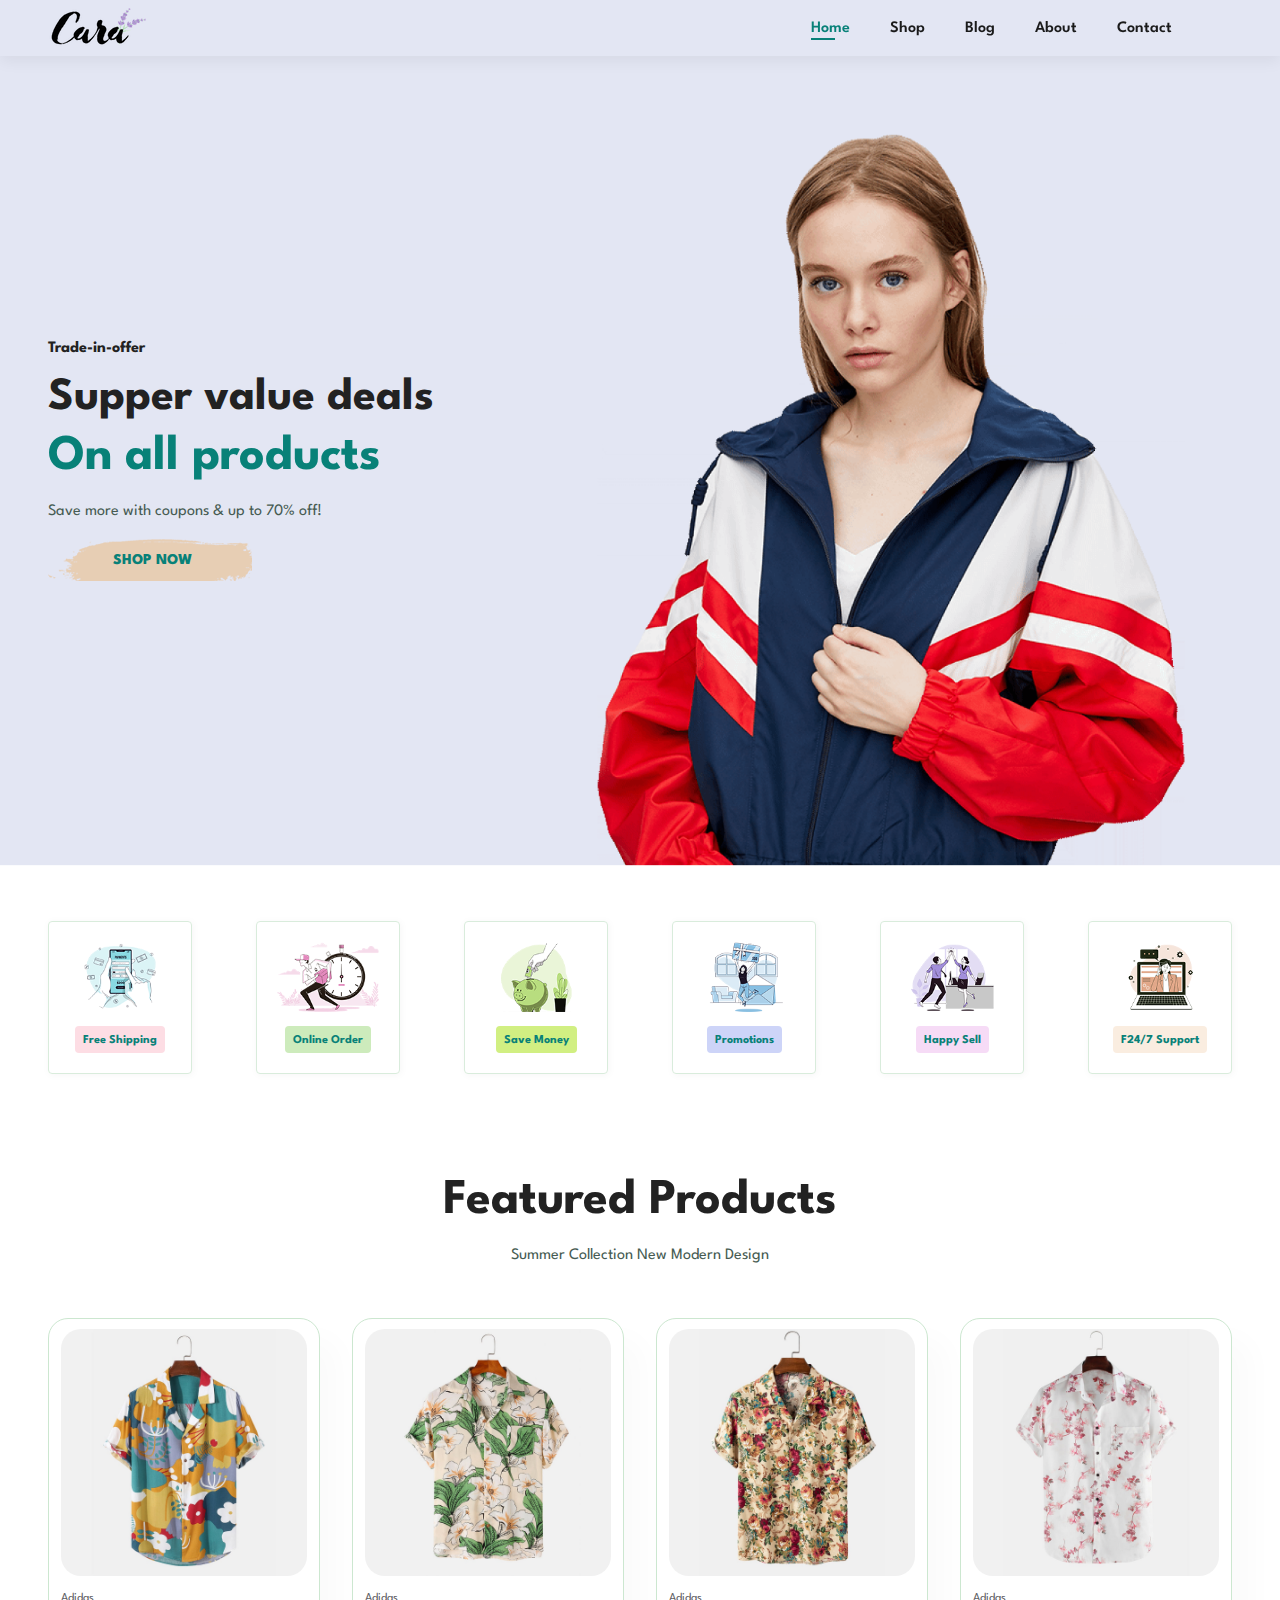
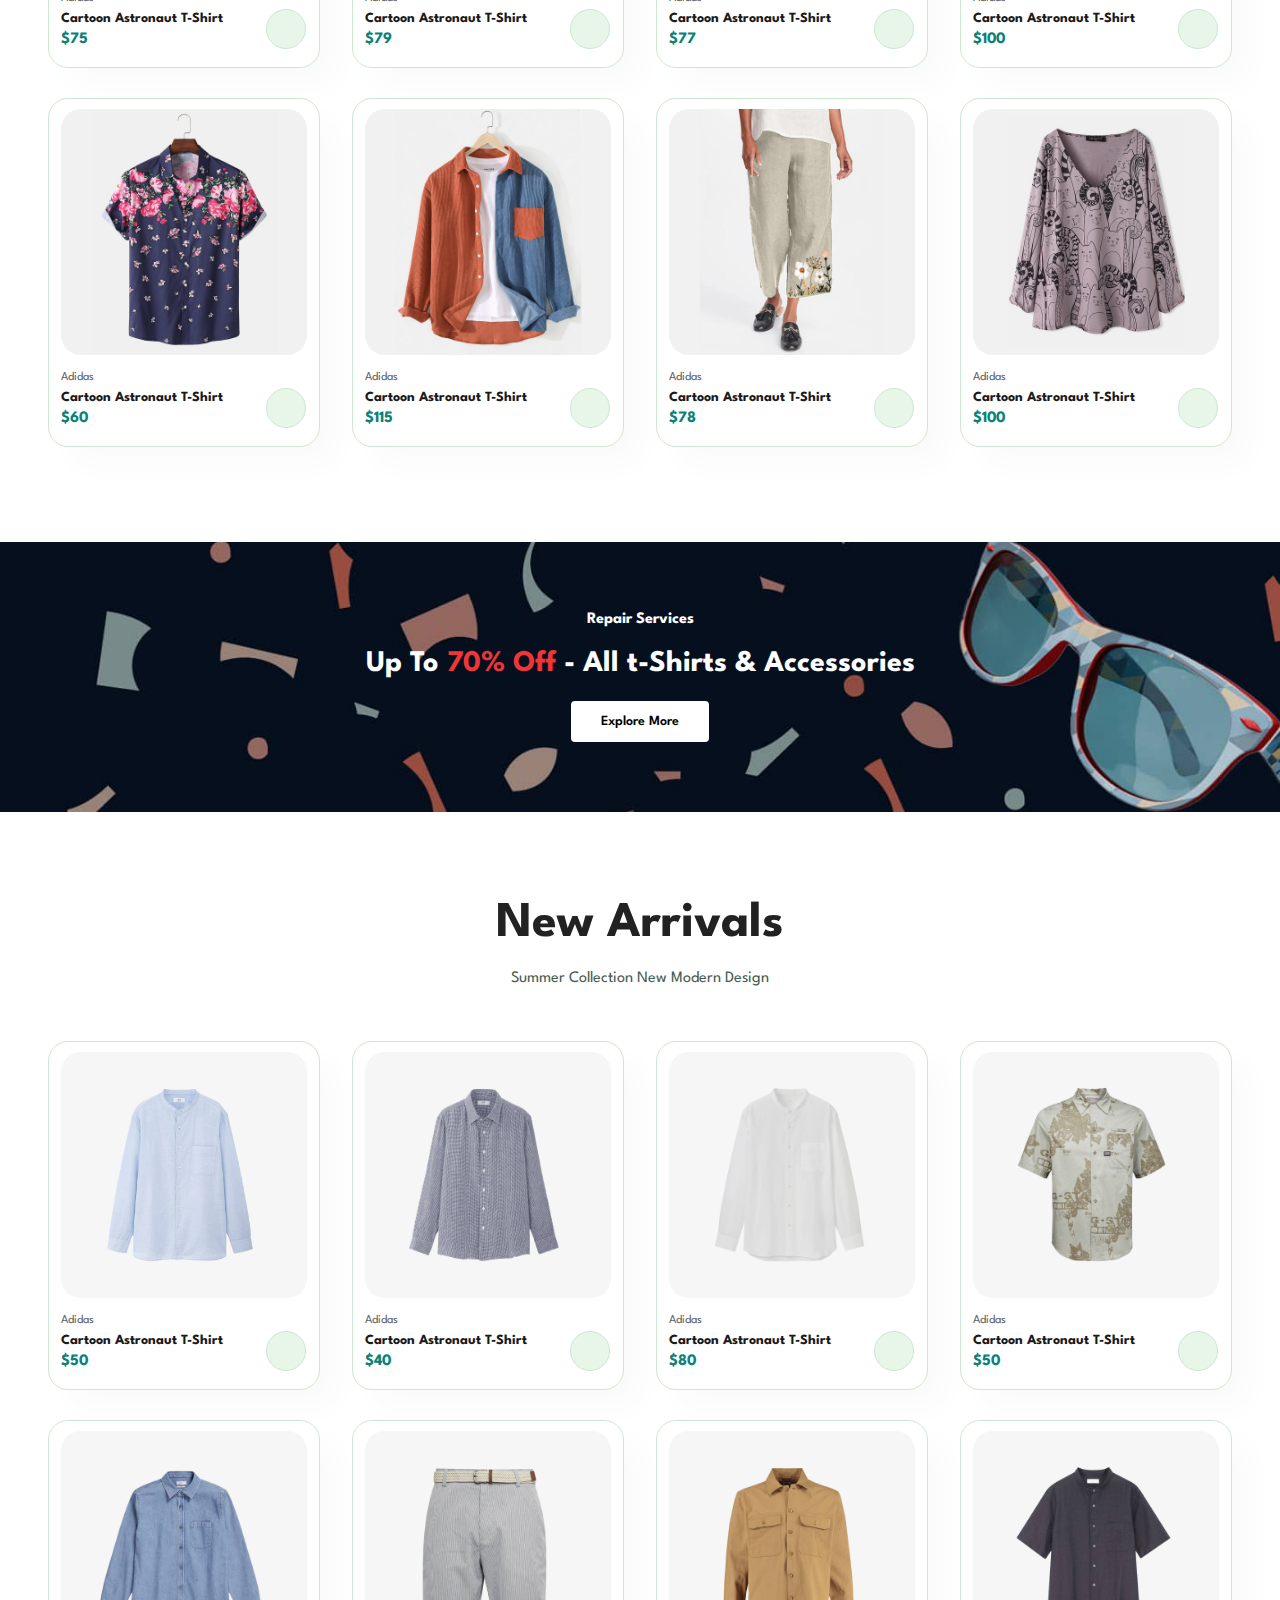
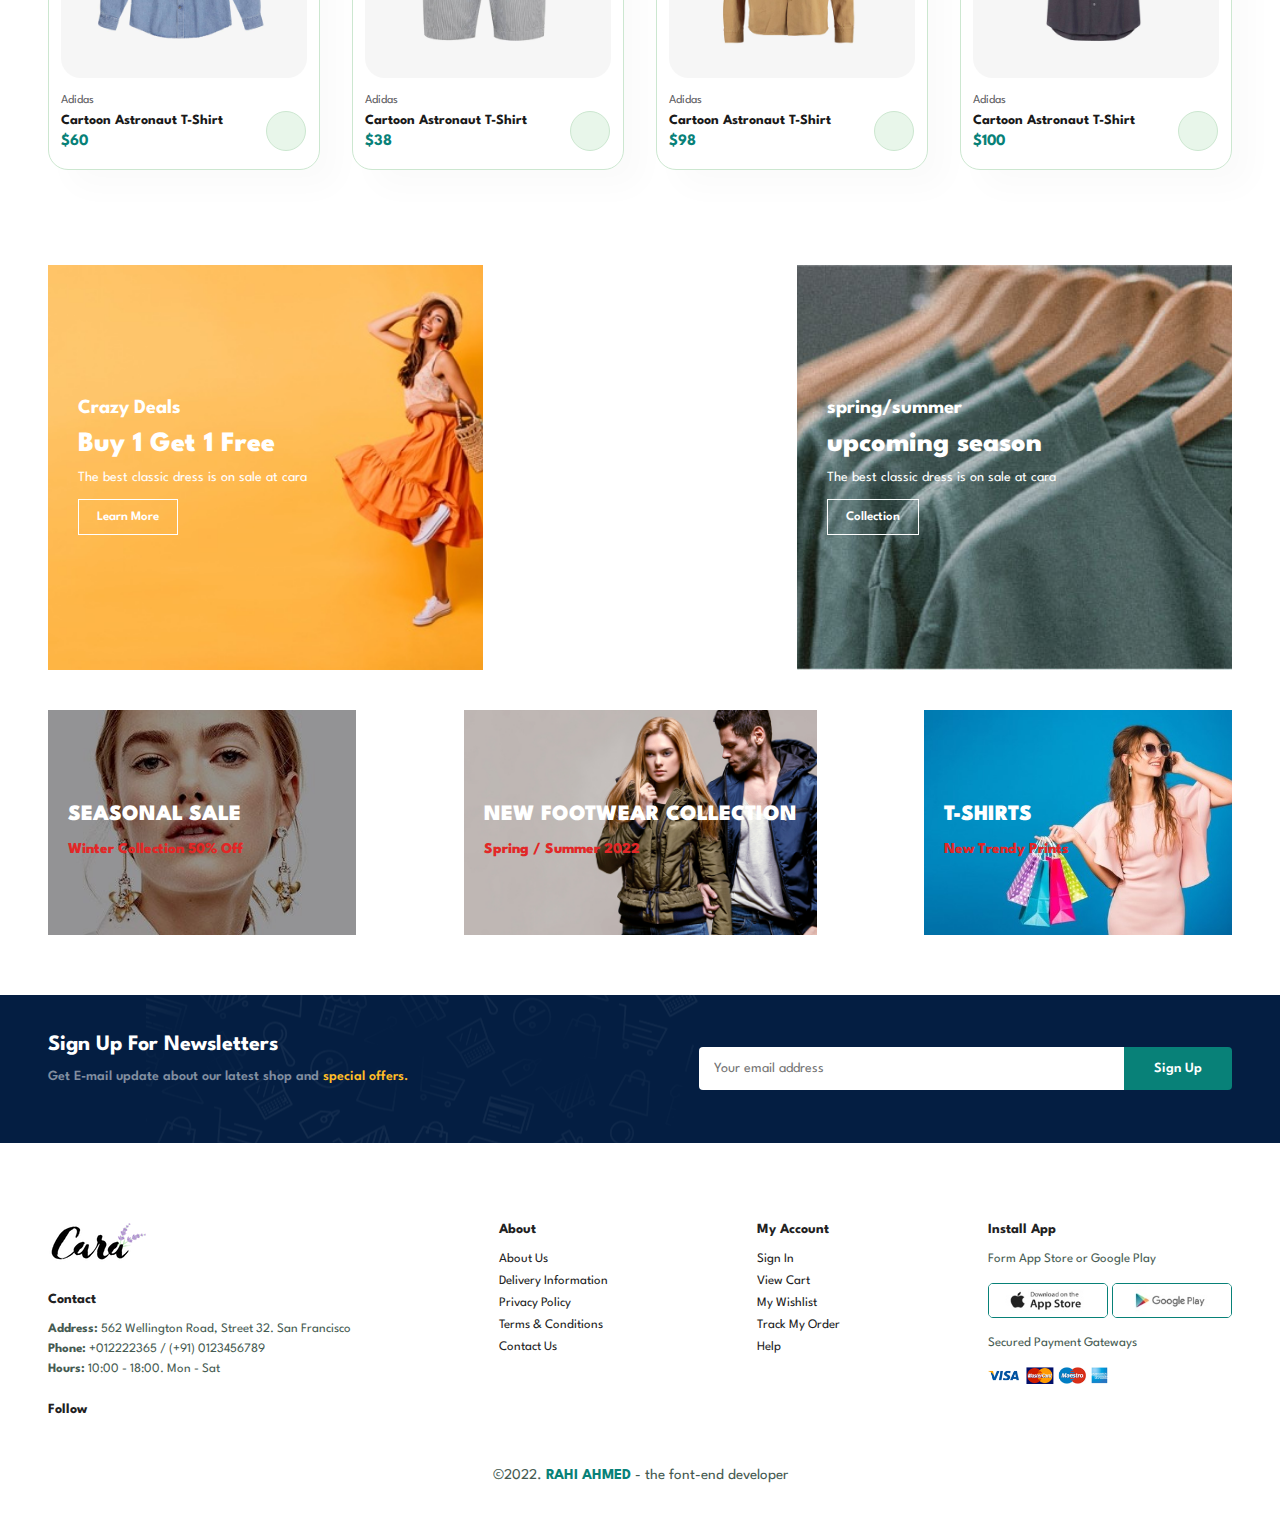
<file: index.html>
<!DOCTYPE html>
<html lang="en">
  <head>
    <meta charset="UTF-8" />
    <meta http-equiv="X-UA-Compatible" content="IE=edge" />
    <meta name="viewport" content="width=device-width, initial-scale=1.0" />
    <title>E-commerce website</title>

    <!-- Font awesome cdn link -->
    <link
      rel="stylesheet"
      href="https://cdnjs.cloudflare.com/ajax/libs/font-awesome/6.2.1/css/all.min.css"
      integrity="sha512-MV7K8+y+gLIBoVD59lQIYicR65iaqukzvf/nwasF0nqhPay5w/9lJmVM2hMDcnK1OnMGCdVK+iQrJ7lzPJQd1w=="
      crossorigin="anonymous"
      referrerpolicy="no-referrer" />

    <!-- home page style sheet link -->
    <link rel="stylesheet" href="./style.css" />

    <!-- responsive css file link -->
    <link rel="stylesheet" href="./responsive.css" />
  </head>
  <body>
    <!-- Navigation start -->
    <nav id="navigation">
      <img src="./images/logo.png" alt="logo" />
      <div>
        <ul id="nav" class="links">
          <li><a class="active" href="index.html">Home</a></li>
          <li><a href="shop.html">Shop</a></li>
          <li><a href="blog.html">Blog</a></li>
          <li><a href="about.html">About</a></li>
          <li><a href="contact.html">Contact</a></li>
          <li>
            <a href="cart.html" id="cart"
              ><i class="fa-solid fa-cart-shopping"></i
            ></a>
          </li>
          <a href="#" id="close"><i class="fa-regular fa-x"></i></a>
        </ul>
      </div>
      <div class="mobile">
        <a href="cart.html"><i class="fa-solid fa-cart-shopping"></i></a>
        <i id="bar" class="fas fa-outdent"></i>
      </div>
    </nav>
    <!-- Navigation end -->

    <!-- Hero section on header start-->
    <section id="hero">
      <h4>Trade-in-offer</h4>
      <h2>Supper value deals</h2>
      <h1>On all products</h1>
      <p>Save more with coupons & up to 70% off!</p>
      <button>SHOP NOW</button>
    </section>
    <!-- Hero section on header end-->

    <!-- Futures section start -->
    <section id="future" class="section-p1">
      <div class="fu-box">
        <img src="./images/features/f1.png" alt="futures" />
        <h6>Free Shipping</h6>
      </div>

      <div class="fu-box">
        <img src="./images/features/f2.png" alt="futures" />
        <h6>Online Order</h6>
      </div>

      <div class="fu-box">
        <img src="./images/features/f3.png" alt="futures" />
        <h6>Save Money</h6>
      </div>

      <div class="fu-box">
        <img src="./images/features/f4.png" alt="futures" />
        <h6>Promotions</h6>
      </div>

      <div class="fu-box">
        <img src="./images/features/f5.png" alt="futures" />
        <h6>Happy Sell</h6>
      </div>

      <div class="fu-box">
        <img src="./images/features/f6.png" alt="futures" />
        <h6>F24/7 Support</h6>
      </div>
    </section>
    <!-- Futures section end -->

    <!-- Featured product section start -->
    <section id="product1" class="section-p1">
      <h1>Featured Products</h1>
      <p>Summer Collection New Modern Design</p>
      <div class="pro-container">
        <div class="pro">
          <img src="./images/products/f1.jpg" alt="product" />
          <div class="des">
            <span>Adidas</span>
            <h5>Cartoon Astronaut T-Shirt</h5>
            <div class="star">
              <i class="fas fa-star"></i>
              <i class="fas fa-star"></i>
              <i class="fas fa-star"></i>
              <i class="fas fa-star"></i>
              <i class="fas fa-star"></i>
            </div>
            <h4>$75</h4>
          </div>
          <a href="#" id="cart-icon"
            ><i class="fa-solid fa-cart-shopping"></i
          ></a>
        </div>

        <div class="pro">
          <img src="./images/products/f2.jpg" alt="product" />
          <div class="des">
            <span>Adidas</span>
            <h5>Cartoon Astronaut T-Shirt</h5>
            <div class="star">
              <i class="fas fa-star"></i>
              <i class="fas fa-star"></i>
              <i class="fas fa-star"></i>
              <i class="fas fa-star"></i>
              <i class="fas fa-star"></i>
            </div>
            <h4>$79</h4>
          </div>
          <a href="#" id="cart-icon"
            ><i class="fa-solid fa-cart-shopping"></i
          ></a>
        </div>

        <div class="pro">
          <img src="./images/products/f3.jpg" alt="product" />
          <div class="des">
            <span>Adidas</span>
            <h5>Cartoon Astronaut T-Shirt</h5>
            <div class="star">
              <i class="fas fa-star"></i>
              <i class="fas fa-star"></i>
              <i class="fas fa-star"></i>
              <i class="fas fa-star"></i>
              <i class="fas fa-star"></i>
            </div>
            <h4>$77</h4>
          </div>
          <a href="#" id="cart-icon"
            ><i class="fa-solid fa-cart-shopping"></i
          ></a>
        </div>

        <div class="pro">
          <img src="./images/products/f4.jpg" alt="product" />
          <div class="des">
            <span>Adidas</span>
            <h5>Cartoon Astronaut T-Shirt</h5>
            <div class="star">
              <i class="fas fa-star"></i>
              <i class="fas fa-star"></i>
              <i class="fas fa-star"></i>
              <i class="fas fa-star"></i>
              <i class="fas fa-star"></i>
            </div>
            <h4>$100</h4>
          </div>
          <a href="#" id="cart-icon"
            ><i class="fa-solid fa-cart-shopping"></i
          ></a>
        </div>

        <div class="pro">
          <img src="./images/products/f5.jpg" alt="product" />
          <div class="des">
            <span>Adidas</span>
            <h5>Cartoon Astronaut T-Shirt</h5>
            <div class="star">
              <i class="fas fa-star"></i>
              <i class="fas fa-star"></i>
              <i class="fas fa-star"></i>
              <i class="fas fa-star"></i>
              <i class="fas fa-star"></i>
            </div>
            <h4>$60</h4>
          </div>
          <a href="#" id="cart-icon"
            ><i class="fa-solid fa-cart-shopping"></i
          ></a>
        </div>

        <div class="pro">
          <img src="./images/products/f6.jpg" alt="product" />
          <div class="des">
            <span>Adidas</span>
            <h5>Cartoon Astronaut T-Shirt</h5>
            <div class="star">
              <i class="fas fa-star"></i>
              <i class="fas fa-star"></i>
              <i class="fas fa-star"></i>
              <i class="fas fa-star"></i>
              <i class="fas fa-star"></i>
            </div>
            <h4>$115</h4>
          </div>
          <a href="#" id="cart-icon"
            ><i class="fa-solid fa-cart-shopping"></i
          ></a>
        </div>

        <div class="pro">
          <img src="./images/products/f7.jpg" alt="product" />
          <div class="des">
            <span>Adidas</span>
            <h5>Cartoon Astronaut T-Shirt</h5>
            <div class="star">
              <i class="fas fa-star"></i>
              <i class="fas fa-star"></i>
              <i class="fas fa-star"></i>
              <i class="fas fa-star"></i>
              <i class="fas fa-star"></i>
            </div>
            <h4>$78</h4>
          </div>
          <a href="#" id="cart-icon"
            ><i class="fa-solid fa-cart-shopping"></i
          ></a>
        </div>

        <div class="pro">
          <img src="./images/products/f8.jpg" alt="product" />
          <div class="des">
            <span>Adidas</span>
            <h5>Cartoon Astronaut T-Shirt</h5>
            <div class="star">
              <i class="fas fa-star"></i>
              <i class="fas fa-star"></i>
              <i class="fas fa-star"></i>
              <i class="fas fa-star"></i>
              <i class="fas fa-star"></i>
            </div>
            <h4>$100</h4>
          </div>
          <a href="#" id="cart-icon"
            ><i class="fa-solid fa-cart-shopping"></i
          ></a>
        </div>
      </div>
    </section>
    <!-- Featured product section end -->

    <!-- Banner section start -->
    <section id="banner" class="section-m1">
      <h4>Repair Services</h4>
      <h2>Up To <span>70% Off</span> - All t-Shirts & Accessories</h2>
      <button class="normal">Explore More</button>
    </section>
    <!-- Banner section end -->

    <!-- New arrival section start -->
    <section id="product1" class="section-p1">
      <h1>New Arrivals</h1>
      <p>Summer Collection New Modern Design</p>
      <div class="pro-container">
        <div class="pro">
          <img src="./images/products/n1.jpg" alt="product" />
          <div class="des">
            <span>Adidas</span>
            <h5>Cartoon Astronaut T-Shirt</h5>
            <div class="star">
              <i class="fas fa-star"></i>
              <i class="fas fa-star"></i>
              <i class="fas fa-star"></i>
              <i class="fas fa-star"></i>
              <i class="fas fa-star"></i>
            </div>
            <h4>$50</h4>
          </div>
          <a href="#" id="cart-icon"
            ><i class="fa-solid fa-cart-shopping"></i
          ></a>
        </div>

        <div class="pro">
          <img src="./images/products/n2.jpg" alt="product" />
          <div class="des">
            <span>Adidas</span>
            <h5>Cartoon Astronaut T-Shirt</h5>
            <div class="star">
              <i class="fas fa-star"></i>
              <i class="fas fa-star"></i>
              <i class="fas fa-star"></i>
              <i class="fas fa-star"></i>
              <i class="fas fa-star"></i>
            </div>
            <h4>$40</h4>
          </div>
          <a href="#" id="cart-icon"
            ><i class="fa-solid fa-cart-shopping"></i
          ></a>
        </div>

        <div class="pro">
          <img src="./images/products/n3.jpg" alt="product" />
          <div class="des">
            <span>Adidas</span>
            <h5>Cartoon Astronaut T-Shirt</h5>
            <div class="star">
              <i class="fas fa-star"></i>
              <i class="fas fa-star"></i>
              <i class="fas fa-star"></i>
              <i class="fas fa-star"></i>
              <i class="fas fa-star"></i>
            </div>
            <h4>$80</h4>
          </div>
          <a href="#" id="cart-icon"
            ><i class="fa-solid fa-cart-shopping"></i
          ></a>
        </div>

        <div class="pro">
          <img src="./images/products/n4.jpg" alt="product" />
          <div class="des">
            <span>Adidas</span>
            <h5>Cartoon Astronaut T-Shirt</h5>
            <div class="star">
              <i class="fas fa-star"></i>
              <i class="fas fa-star"></i>
              <i class="fas fa-star"></i>
              <i class="fas fa-star"></i>
              <i class="fas fa-star"></i>
            </div>
            <h4>$50</h4>
          </div>
          <a href="#" id="cart-icon"
            ><i class="fa-solid fa-cart-shopping"></i
          ></a>
        </div>

        <div class="pro">
          <img src="./images/products/n5.jpg" alt="product" />
          <div class="des">
            <span>Adidas</span>
            <h5>Cartoon Astronaut T-Shirt</h5>
            <div class="star">
              <i class="fas fa-star"></i>
              <i class="fas fa-star"></i>
              <i class="fas fa-star"></i>
              <i class="fas fa-star"></i>
              <i class="fas fa-star"></i>
            </div>
            <h4>$60</h4>
          </div>
          <a href="#" id="cart-icon"
            ><i class="fa-solid fa-cart-shopping"></i
          ></a>
        </div>

        <div class="pro">
          <img src="./images/products/n6.jpg" alt="product" />
          <div class="des">
            <span>Adidas</span>
            <h5>Cartoon Astronaut T-Shirt</h5>
            <div class="star">
              <i class="fas fa-star"></i>
              <i class="fas fa-star"></i>
              <i class="fas fa-star"></i>
              <i class="fas fa-star"></i>
              <i class="fas fa-star"></i>
            </div>
            <h4>$38</h4>
          </div>
          <a href="#" id="cart-icon"
            ><i class="fa-solid fa-cart-shopping"></i
          ></a>
        </div>

        <div class="pro">
          <img src="./images/products/n7.jpg" alt="product" />
          <div class="des">
            <span>Adidas</span>
            <h5>Cartoon Astronaut T-Shirt</h5>
            <div class="star">
              <i class="fas fa-star"></i>
              <i class="fas fa-star"></i>
              <i class="fas fa-star"></i>
              <i class="fas fa-star"></i>
              <i class="fas fa-star"></i>
            </div>
            <h4>$98</h4>
          </div>
          <a href="#" id="cart-icon"
            ><i class="fa-solid fa-cart-shopping"></i
          ></a>
        </div>

        <div class="pro">
          <img src="./images/products/n8.jpg" alt="product" />
          <div class="des">
            <span>Adidas</span>
            <h5>Cartoon Astronaut T-Shirt</h5>
            <div class="star">
              <i class="fas fa-star"></i>
              <i class="fas fa-star"></i>
              <i class="fas fa-star"></i>
              <i class="fas fa-star"></i>
              <i class="fas fa-star"></i>
            </div>
            <h4>$100</h4>
          </div>
          <a href="#" id="cart-icon"
            ><i class="fa-solid fa-cart-shopping"></i
          ></a>
        </div>
      </div>
    </section>
    <!-- New arrival section end -->

    <!-- sm banner section start -->
    <section id="sm-banner" class="section-p1">
      <div class="banner-box">
        <h4>Crazy Deals</h4>
        <h2>Buy 1 Get 1 Free</h2>
        <span>The best classic dress is on sale at cara</span>
        <button class="white">Learn More</button>
      </div>

      <div class="banner-box banner-box2">
        <h4>spring/summer</h4>
        <h2>upcoming season</h2>
        <span>The best classic dress is on sale at cara</span>
        <button class="white">Collection</button>
      </div>
    </section>

    <!-- other banners -->
    <section id="banner3">
      <div class="banner-box">
        <h2>SEASONAL SALE</h2>
        <h3>Winter Collection 50% Off</h3>
      </div>

      <div class="banner-box banner-box2">
        <h2>NEW FOOTWEAR COLLECTION</h2>
        <h3>Spring / Summer 2022</h3>
      </div>

      <div class="banner-box banner-box3">
        <h2>T-SHIRTS</h2>
        <h3>New Trendy Prints</h3>
      </div>
    </section>

    <!-- sm banner section end -->

    <!-- News letter section start -->
    <section id="newsletter" class="section-p1 section-m1">
      <div class="newstext">
        <h4>Sign Up For Newsletters</h4>
        <p>
          Get E-mail update about our latest shop and
          <span>special offers.</span>
        </p>
      </div>

      <div class="form">
        <input type="text" placeholder="Your email address" />
        <button class="normal">Sign Up</button>
      </div>
    </section>
    <!-- News letter section end -->

    <!-- Footer section start -->
    <footer class="section-p1">
      <div class="col">
        <img class="logo" src="./images/logo.png" alt="logo" />
        <h4>Contact</h4>
        <p>
          <strong>Address: </strong>562 Wellington Road, Street 32. San
          Francisco
        </p>
        <p><strong>Phone: </strong>+012222365 / (+91) 0123456789</p>
        <p><strong>Hours: </strong>10:00 - 18:00. Mon - Sat</p>

        <div class="follow">
          <h4>Follow</h4>
          <div class="icon">
            <i class="fab fa-facebook-f"></i>
            <i class="fab fa-twitter"></i>
            <i class="fab fa-instagram"></i>
            <i class="fab fa-pinterest-p"></i>
            <i class="fab fa-youtube"></i>
          </div>
        </div>
      </div>

      <div class="col">
        <h4>About</h4>
        <a href="#">About Us</a>
        <a href="#">Delivery Information</a>
        <a href="#">Privacy Policy</a>
        <a href="#">Terms & Conditions</a>
        <a href="#">Contact Us</a>
      </div>

      <div class="col">
        <h4>My Account</h4>
        <a href="#">Sign In</a>
        <a href="#">View Cart</a>
        <a href="#">My Wishlist</a>
        <a href="#">Track My Order</a>
        <a href="#">Help</a>
      </div>

      <div class="col install">
        <h4>Install App</h4>
        <p>Form App Store or Google Play</p>
        <div class="row">
          <img src="./images/pay/app.jpg" alt="logo" />
          <img src="./images/pay/play.jpg" alt="logo" />
        </div>
        <p>Secured Payment Gateways</p>
        <img src="./images/pay/pay.png" alt="logo" />
      </div>

      <div class="copyright">
        <p>&copy;2022. <strong>RAHI AHMED</strong> - the font-end developer</p>
      </div>
    </footer>
    <!-- Footer section end -->

    <script src="./app.js"></script>
  </body>
</html>
</file>
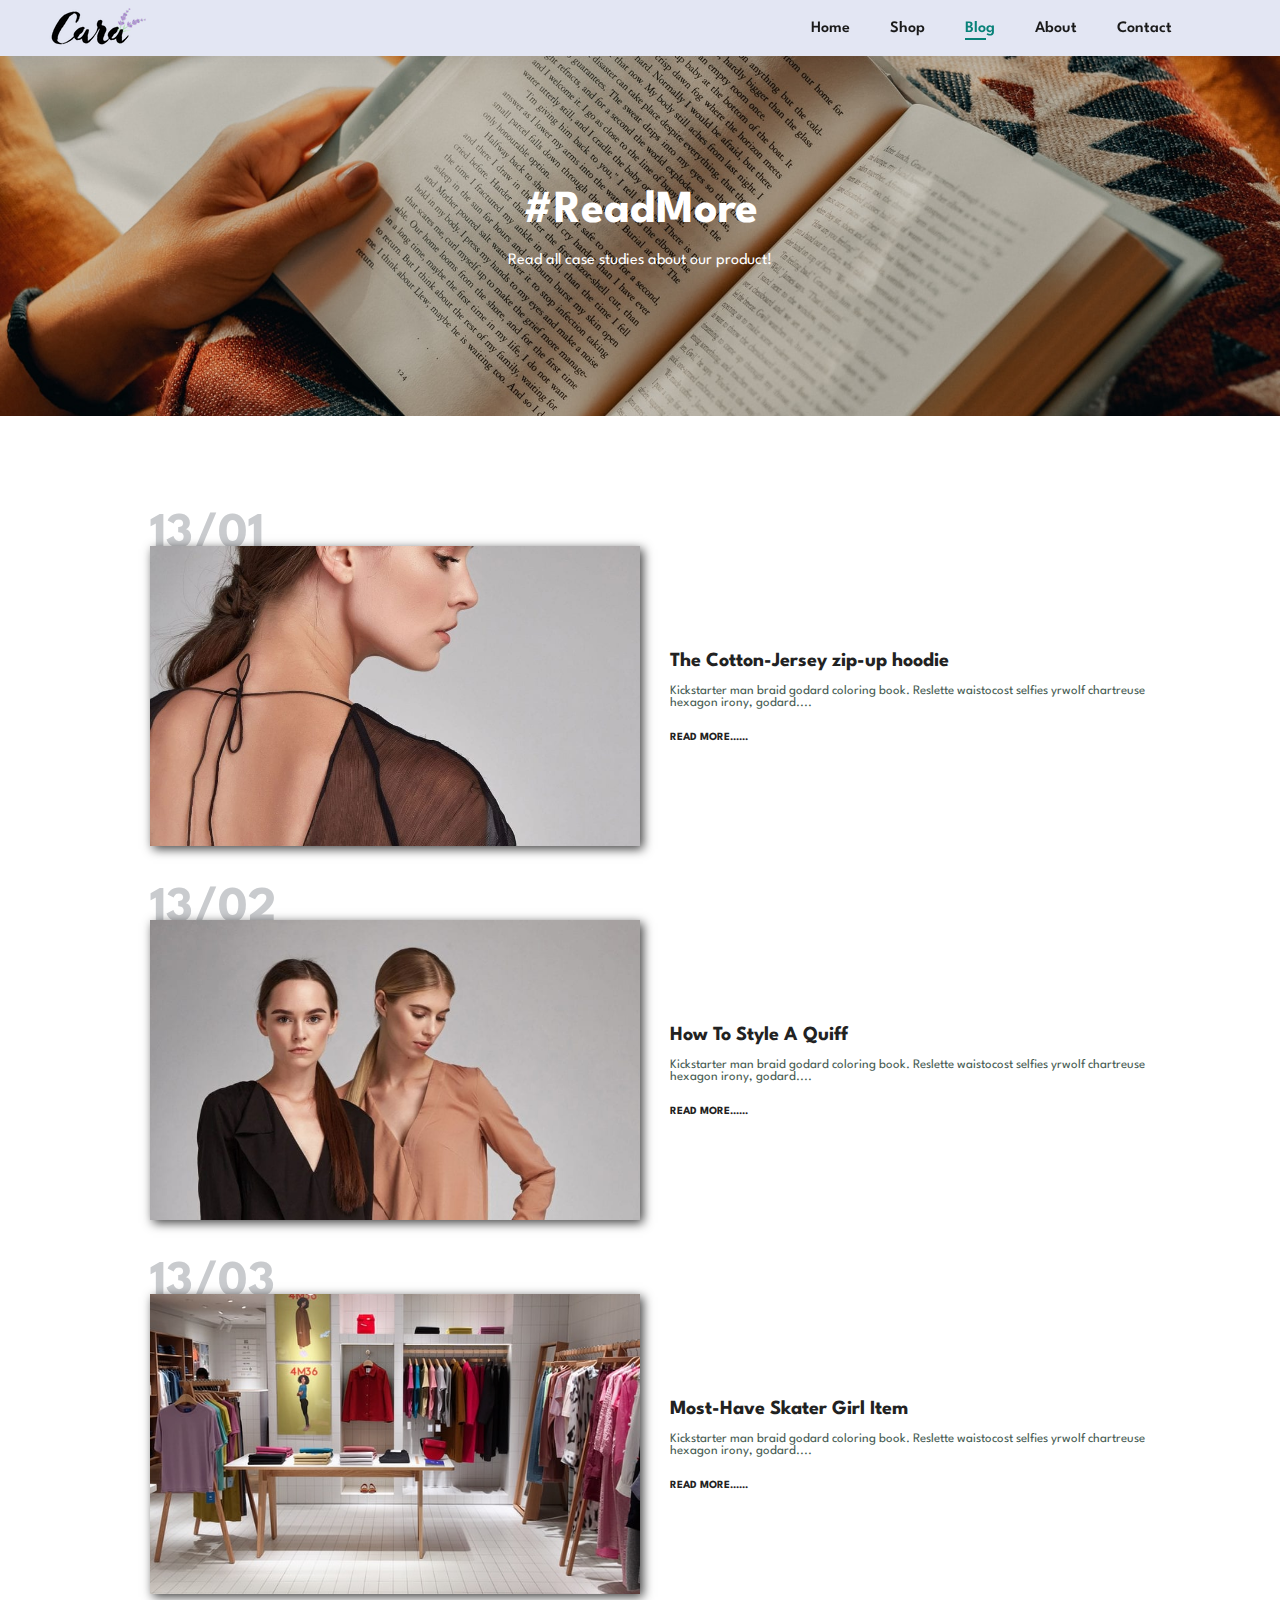
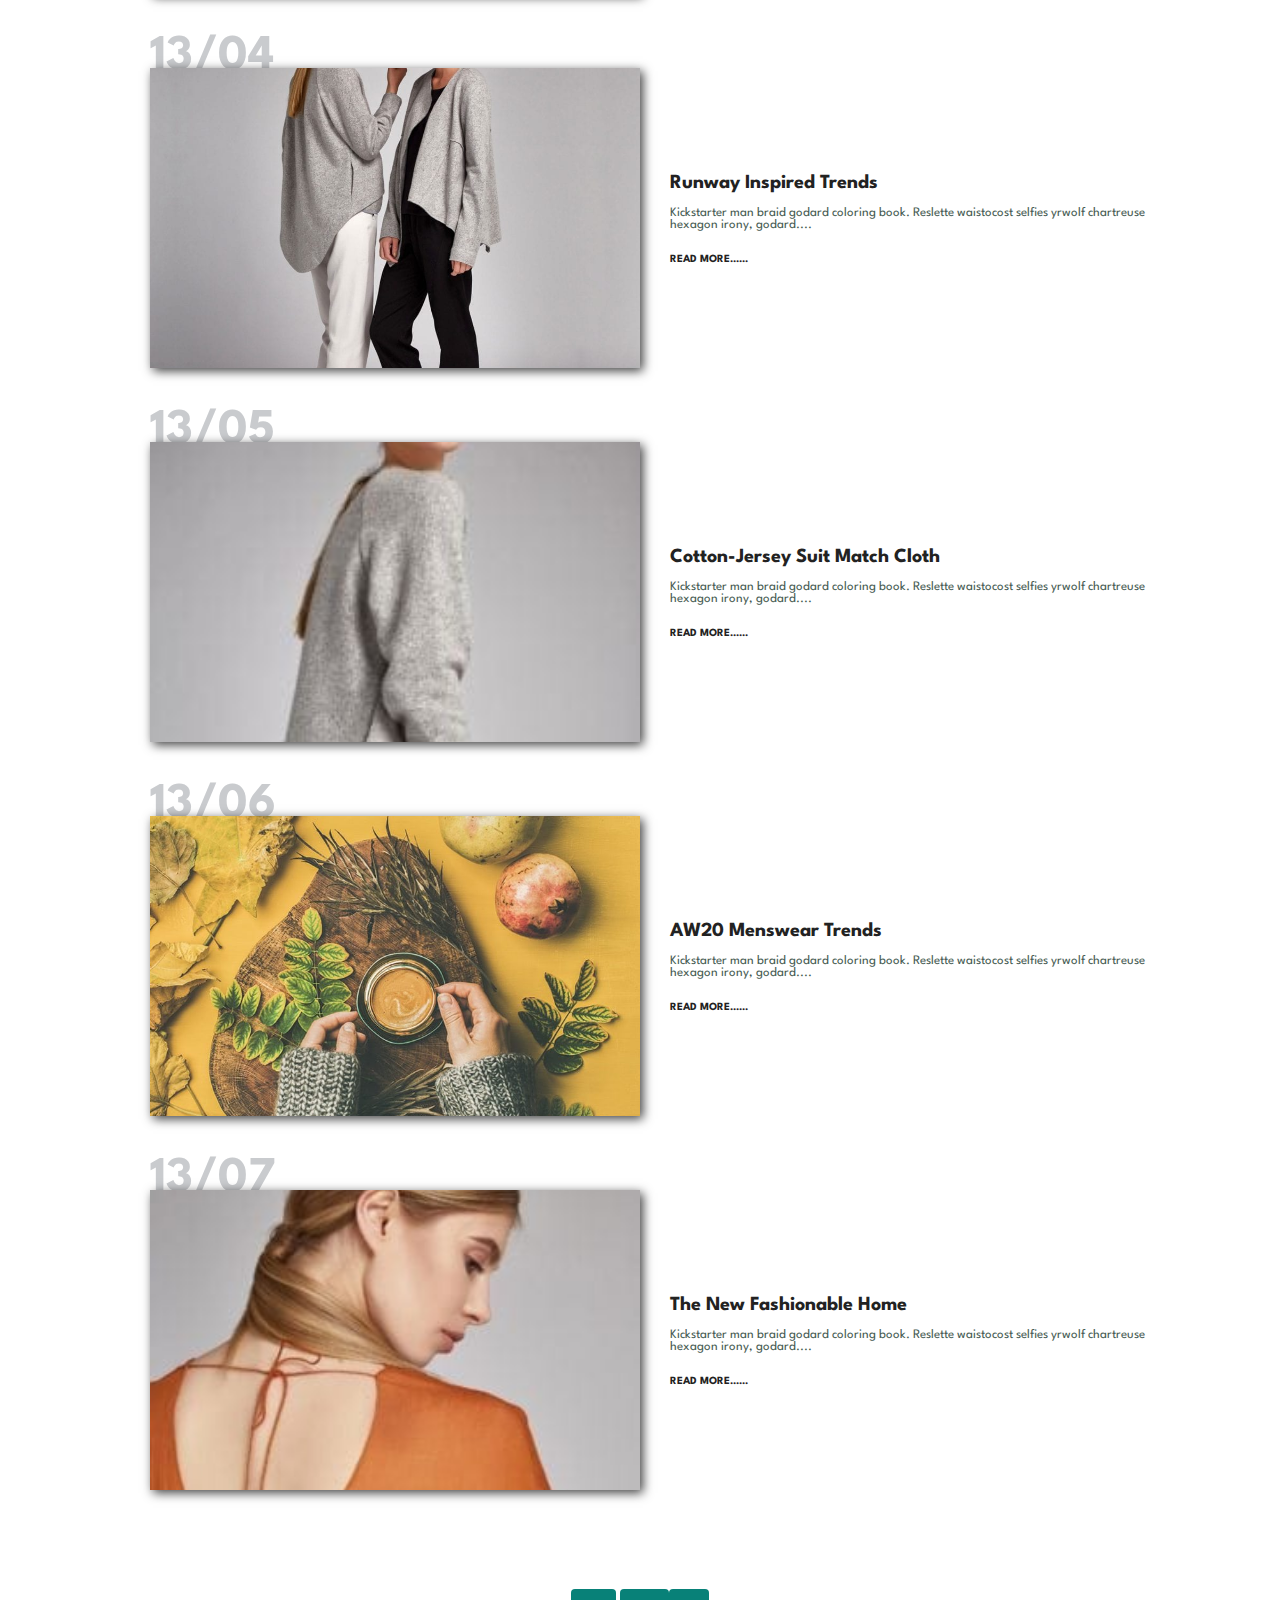
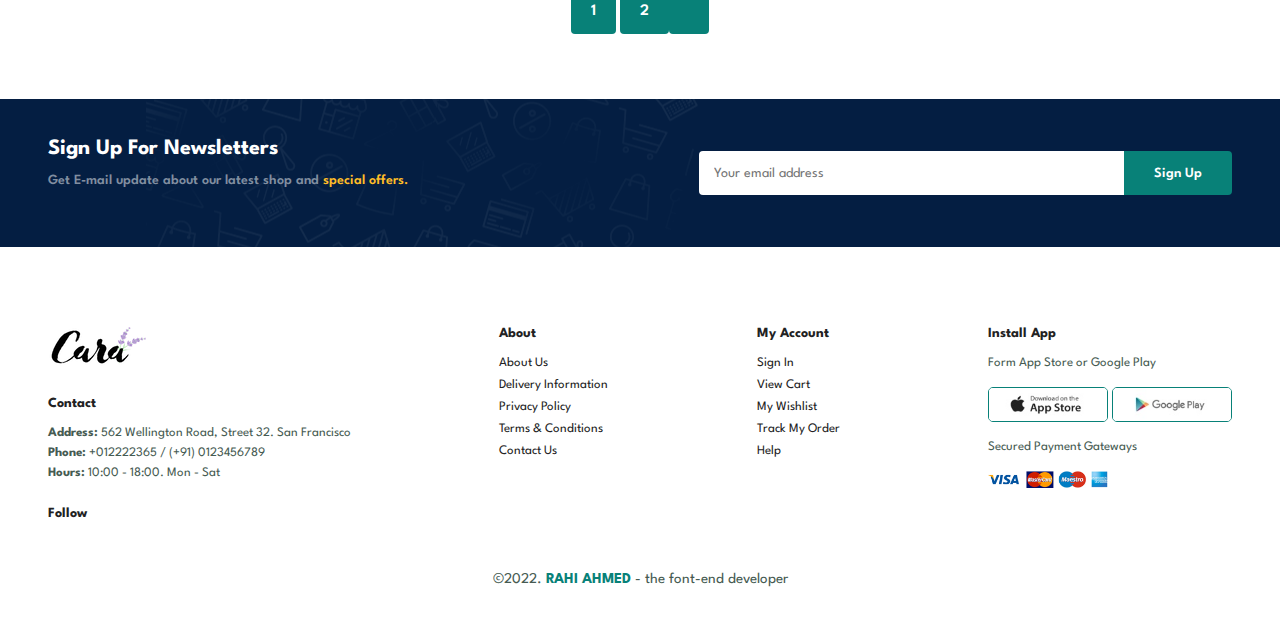
<file: blog.html>
<!DOCTYPE html>
<html lang="en">
  <head>
    <meta charset="UTF-8" />
    <meta http-equiv="X-UA-Compatible" content="IE=edge" />
    <meta name="viewport" content="width=device-width, initial-scale=1.0" />
    <title>BlOG PAGE- Read all case studies about our product</title>

    <!-- font awesome cdn link -->
    <link
      rel="stylesheet"
      href="https://cdnjs.cloudflare.com/ajax/libs/font-awesome/6.2.1/css/all.min.css"
      integrity="sha512-MV7K8+y+gLIBoVD59lQIYicR65iaqukzvf/nwasF0nqhPay5w/9lJmVM2hMDcnK1OnMGCdVK+iQrJ7lzPJQd1w=="
      crossorigin="anonymous"
      referrerpolicy="no-referrer" />

    <!-- style sheet link -->
    <link rel="stylesheet" href="./style.css" />
    <link rel="stylesheet" href="./shop.css" />
    <link rel="stylesheet" href="./blog.css" />

    <!-- responsive file link -->
    <link rel="stylesheet" href="./responsive.css" />
  </head>
  <body>
    <!-- Navigation start -->
    <nav id="navigation">
      <img src="./images/logo.png" alt="logo" />
      <div>
        <ul id="nav" class="links">
          <li><a href="index.html">Home</a></li>
          <li><a href="shop.html">Shop</a></li>
          <li><a class="active" href="blog.html">Blog</a></li>
          <li><a href="about.html">About</a></li>
          <li><a href="contact.html">Contact</a></li>
          <li>
            <a href="cart.html" id="cart"
              ><i class="fa-solid fa-cart-shopping"></i
            ></a>
          </li>
          <a href="#" id="close"><i class="far fa-times"></i></a>
        </ul>
      </div>
      <div class="mobile">
        <a href="cart.html"><i class="fa-solid fa-cart-shopping"></i></a>
        <i id="bar" class="fas fa-outdent"></i>
      </div>
    </nav>
    <!-- Navigation end -->

    <!-- Hero section on header start-->
    <section id="shop-header" class="blog-header">
      <h2>#ReadMore</h2>
      <p>Read all case studies about our product!</p>
    </section>
    <!-- Hero section on header end-->

    <!-- blog section start -->

    <section id="blog">
      <div class="blog-box">
        <div class="blog-img">
          <img src="./images/blog/b1.jpg" alt="blogImg" />
        </div>

        <div class="blog-details">
          <h4>The Cotton-Jersey zip-up hoodie</h4>
          <p>
            Kickstarter man braid godard coloring book. Reslette waistocost
            selfies yrwolf chartreuse hexagon irony, godard....
          </p>
          <a href="#">READ MORE......</a>
        </div>
        <h1>13/01</h1>
      </div>

      <div class="blog-box">
        <div class="blog-img">
          <img src="./images/blog/b2.jpg" alt="blogImg" />
        </div>

        <div class="blog-details">
          <h4>How To Style A Quiff</h4>
          <p>
            Kickstarter man braid godard coloring book. Reslette waistocost
            selfies yrwolf chartreuse hexagon irony, godard....
          </p>
          <a href="#">READ MORE......</a>
        </div>
        <h1>13/02</h1>
      </div>

      <div class="blog-box">
        <div class="blog-img">
          <img src="./images/blog/b3.jpg" alt="blogImg" />
        </div>

        <div class="blog-details">
          <h4>Most-Have Skater Girl Item</h4>
          <p>
            Kickstarter man braid godard coloring book. Reslette waistocost
            selfies yrwolf chartreuse hexagon irony, godard....
          </p>
          <a href="#">READ MORE......</a>
        </div>
        <h1>13/03</h1>
      </div>

      <div class="blog-box">
        <div class="blog-img">
          <img src="./images/blog/b4.jpg" alt="blogImg" />
        </div>

        <div class="blog-details">
          <h4>Runway Inspired Trends</h4>
          <p>
            Kickstarter man braid godard coloring book. Reslette waistocost
            selfies yrwolf chartreuse hexagon irony, godard....
          </p>
          <a href="#">READ MORE......</a>
        </div>
        <h1>13/04</h1>
      </div>

      <div class="blog-box">
        <div class="blog-img">
          <img src="./images/blog/b5.jpg" alt="blogImg" />
        </div>

        <div class="blog-details">
          <h4>Cotton-Jersey Suit Match Cloth</h4>
          <p>
            Kickstarter man braid godard coloring book. Reslette waistocost
            selfies yrwolf chartreuse hexagon irony, godard....
          </p>
          <a href="#">READ MORE......</a>
        </div>
        <h1>13/05</h1>
      </div>

      <div class="blog-box">
        <div class="blog-img">
          <img src="./images/blog/b6.jpg" alt="blogImg" />
        </div>

        <div class="blog-details">
          <h4>AW20 Menswear Trends</h4>
          <p>
            Kickstarter man braid godard coloring book. Reslette waistocost
            selfies yrwolf chartreuse hexagon irony, godard....
          </p>
          <a href="#">READ MORE......</a>
        </div>
        <h1>13/06</h1>
      </div>

      <div class="blog-box">
        <div class="blog-img">
          <img src="./images/blog/b7.jpg" alt="blogImg" />
        </div>

        <div class="blog-details">
          <h4>The New Fashionable Home</h4>
          <p>
            Kickstarter man braid godard coloring book. Reslette waistocost
            selfies yrwolf chartreuse hexagon irony, godard....
          </p>
          <a href="#">READ MORE......</a>
        </div>
        <h1>13/07</h1>
      </div>
    </section>

    <!-- blog section end -->

    <!-- pagination section start -->

    <section id="pagination" class="section-p1">
      <a href="#" id="first">1</a>
      <a href="#" id="second">2</a>
      <a href="#" id="right-arrow"
        ><i class="fal fa-long-arrow-alt-right"></i
      ></a>
    </section>

    <!-- pagination section end -->

    <!-- News letter section start -->
    <section id="newsletter" class="section-p1 section-m1">
      <div class="newstext">
        <h4>Sign Up For Newsletters</h4>
        <p>
          Get E-mail update about our latest shop and
          <span>special offers.</span>
        </p>
      </div>

      <div class="form">
        <input type="text" placeholder="Your email address" />
        <button class="normal">Sign Up</button>
      </div>
    </section>
    <!-- News letter section end -->

    <!-- Footer section start -->
    <footer class="section-p1">
      <div class="col">
        <img class="logo" src="./images/logo.png" alt="logo" />
        <h4>Contact</h4>
        <p>
          <strong>Address: </strong>562 Wellington Road, Street 32. San
          Francisco
        </p>
        <p><strong>Phone: </strong>+012222365 / (+91) 0123456789</p>
        <p><strong>Hours: </strong>10:00 - 18:00. Mon - Sat</p>

        <div class="follow">
          <h4>Follow</h4>
          <div class="icon">
            <i class="fab fa-facebook-f"></i>
            <i class="fab fa-twitter"></i>
            <i class="fab fa-instagram"></i>
            <i class="fab fa-pinterest-p"></i>
            <i class="fab fa-youtube"></i>
          </div>
        </div>
      </div>

      <div class="col">
        <h4>About</h4>
        <a href="#">About Us</a>
        <a href="#">Delivery Information</a>
        <a href="#">Privacy Policy</a>
        <a href="#">Terms & Conditions</a>
        <a href="#">Contact Us</a>
      </div>

      <div class="col">
        <h4>My Account</h4>
        <a href="#">Sign In</a>
        <a href="#">View Cart</a>
        <a href="#">My Wishlist</a>
        <a href="#">Track My Order</a>
        <a href="#">Help</a>
      </div>

      <div class="col install">
        <h4>Install App</h4>
        <p>Form App Store or Google Play</p>
        <div class="row">
          <img src="./images/pay/app.jpg" alt="logo" />
          <img src="./images/pay/play.jpg" alt="logo" />
        </div>
        <p>Secured Payment Gateways</p>
        <img src="./images/pay/pay.png" alt="logo" />
      </div>

      <div class="copyright">
        <p>&copy;2022. <strong>RAHI AHMED</strong> - the font-end developer</p>
      </div>
    </footer>
    <!-- Footer section end -->

    <script src="./app.js"></script>
  </body>
</html>
</file>
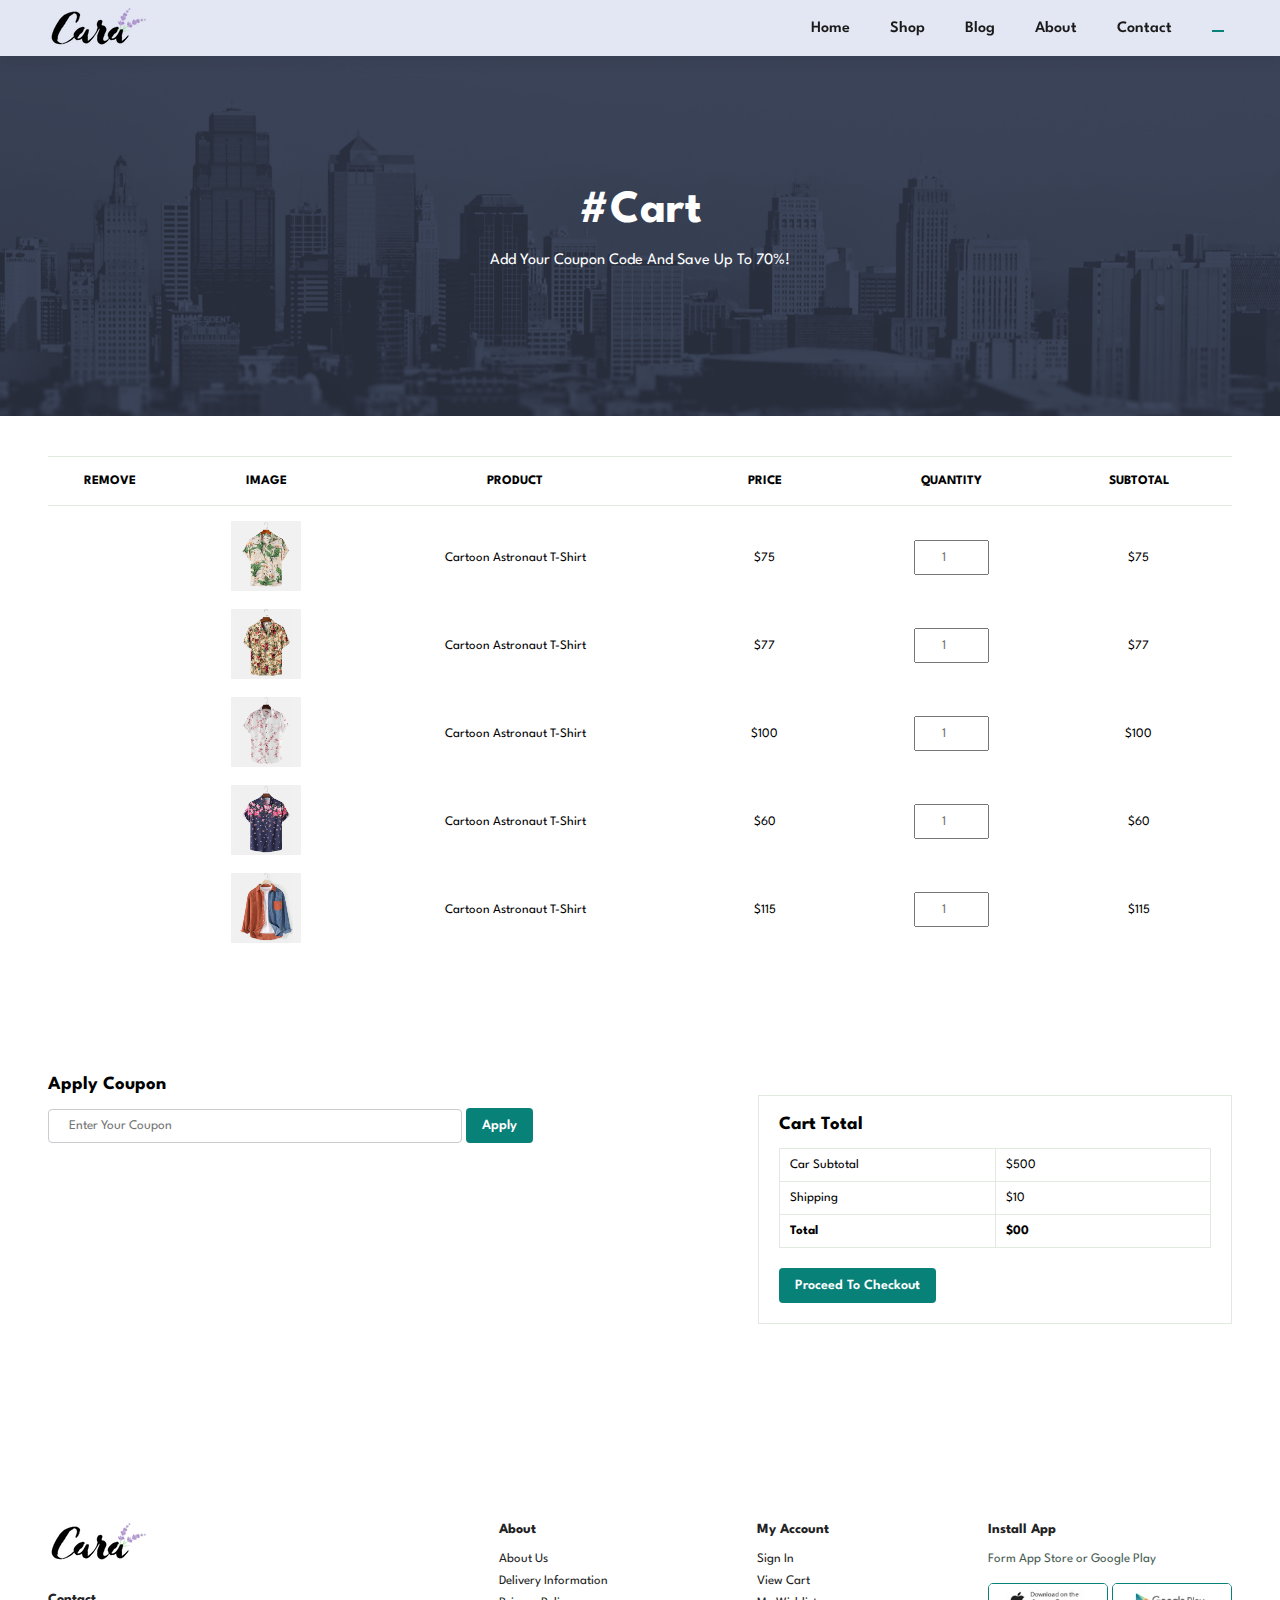
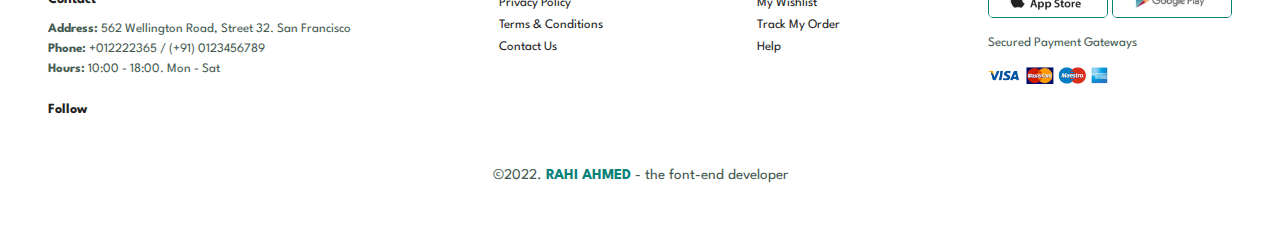
<file: cart.html>
<!DOCTYPE html>
<html lang="en">
  <head>
    <meta charset="UTF-8" />
    <meta http-equiv="X-UA-Compatible" content="IE=edge" />
    <meta name="viewport" content="width=device-width, initial-scale=1.0" />
    <title>CART PAGE - order you product</title>

    <!-- font awesome cdn link -->
    <link
      rel="stylesheet"
      href="https://cdnjs.cloudflare.com/ajax/libs/font-awesome/6.2.1/css/all.min.css"
      integrity="sha512-MV7K8+y+gLIBoVD59lQIYicR65iaqukzvf/nwasF0nqhPay5w/9lJmVM2hMDcnK1OnMGCdVK+iQrJ7lzPJQd1w=="
      crossorigin="anonymous"
      referrerpolicy="no-referrer" />

    <!-- style sheet link -->
    <link rel="stylesheet" href="./style.css" />
    <link rel="stylesheet" href="./shop.css" />
    <link rel="stylesheet" href="./about.css" />
    <link rel="stylesheet" href="./cart.css" />

    <!-- responsive file link -->
    <link rel="stylesheet" href="./responsive.css" />
  </head>
  <body>
    <!-- Navigation start -->
    <nav id="navigation">
      <img src="./images/logo.png" alt="logo" />
      <div>
        <ul id="nav" class="links">
          <li><a href="index.html">Home</a></li>
          <li><a href="shop.html">Shop</a></li>
          <li><a href="blog.html">Blog</a></li>
          <li><a href="about.html">About</a></li>
          <li><a href="contact.html">Contact</a></li>
          <li>
            <a class="active" href="cart.html" id="cart"
              ><i class="fa-solid fa-cart-shopping"></i
            ></a>
          </li>
          <a href="#" id="close"><i class="far fa-times"></i></a>
        </ul>
      </div>
      <div class="mobile">
        <a href="cart.html"><i class="fa-solid fa-cart-shopping"></i></a>
        <i id="bar" class="fas fa-outdent"></i>
      </div>
    </nav>
    <!-- Navigation end -->

    <!-- Hero section on header start-->
    <section id="shop-header" class="about-header">
      <h2>#Cart</h2>
      <p>Add Your Coupon Code And Save Up To 70%!</p>
    </section>
    <!-- Hero section on header end-->

    <!-- cart section start -->
    <section id="cart-page" class="section-p1">
      <table>
        <thead>
          <tr>
            <td>REMOVE</td>
            <td>IMAGE</td>
            <td>PRODUCT</td>
            <td>PRICE</td>
            <td>QUANTITY</td>
            <td>SUBTOTAL</td>
          </tr>
        </thead>

        <tbody>
          <tr>
            <td>
              <a href="#"><i class="far fa-times-circle"></i></a>
            </td>
            <td><img src="./images/products/f2.jpg" alt="product" /></td>
            <td>Cartoon Astronaut T-Shirt</td>
            <td>$75</td>
            <td>
              <input type="number" id="quantity1" placeholder="1" />
            </td>
            <td id="total1">$75</td>
          </tr>
        </tbody>

        <tbody>
          <tr>
            <td>
              <a href="#"><i class="far fa-times-circle"></i></a>
            </td>
            <td><img src="./images/products/f3.jpg" alt="product" /></td>
            <td>Cartoon Astronaut T-Shirt</td>
            <td>$77</td>
            <td>
              <input type="number" id="quantity2" placeholder="1" />
            </td>
            <td id="total2">$77</td>
          </tr>
        </tbody>

        <tbody>
          <tr>
            <td>
              <a href="#"><i class="far fa-times-circle"></i></a>
            </td>
            <td><img src="./images/products/f4.jpg" alt="product" /></td>
            <td>Cartoon Astronaut T-Shirt</td>
            <td>$100</td>
            <td>
              <input type="number" id="quantity3" placeholder="1" />
            </td>
            <td id="total3">$100</td>
          </tr>
        </tbody>

        <tbody>
          <tr>
            <td>
              <a href="#"><i class="far fa-times-circle"></i></a>
            </td>
            <td><img src="./images/products/f5.jpg" alt="product" /></td>
            <td>Cartoon Astronaut T-Shirt</td>
            <td>$60</td>
            <td>
              <input type="number" id="quantity4" placeholder="1" />
            </td>
            <td id="total4">$60</td>
          </tr>
        </tbody>

        <tbody>
          <tr>
            <td>
              <a href="#"><i class="far fa-times-circle"></i></a>
            </td>
            <td><img src="./images/products/f6.jpg" alt="product" /></td>
            <td>Cartoon Astronaut T-Shirt</td>
            <td>$115</td>
            <td>
              <input type="number" id="quantity5" placeholder="1" />
            </td>
            <td id="total5">$115</td>
          </tr>
        </tbody>
      </table>
    </section>
    <!-- cart section end -->

    <!-- coupon code and order section start -->
    <section id="order-section" class="section-p1">
      <div class="coupon">
        <h3>Apply Coupon</h3>
        <input type="text" placeholder="Enter Your Coupon" />
        <button class="normal">Apply</button>
      </div>

      <div id="subtotal">
        <h3>Cart Total</h3>
        <table>
          <tr>
            <td>Car Subtotal</td>
            <td id="subTotalPrice">$500</td>
          </tr>

          <tr>
            <td>Shipping</td>
            <td>$10</td>
          </tr>

          <tr>
            <td><strong>Total</strong></td>
            <td><strong id="total">$00</strong></td>
          </tr>
        </table>
        <button class="normal">Proceed To Checkout</button>
      </div>
    </section>
    <!-- coupon code and order section end -->

    <!-- Footer section start -->
    <footer class="section-p1">
      <div class="col">
        <img class="logo" src="./images/logo.png" alt="logo" />
        <h4>Contact</h4>
        <p>
          <strong>Address: </strong>562 Wellington Road, Street 32. San
          Francisco
        </p>
        <p><strong>Phone: </strong>+012222365 / (+91) 0123456789</p>
        <p><strong>Hours: </strong>10:00 - 18:00. Mon - Sat</p>

        <div class="follow">
          <h4>Follow</h4>
          <div class="icon">
            <i class="fab fa-facebook-f"></i>
            <i class="fab fa-twitter"></i>
            <i class="fab fa-instagram"></i>
            <i class="fab fa-pinterest-p"></i>
            <i class="fab fa-youtube"></i>
          </div>
        </div>
      </div>

      <div class="col">
        <h4>About</h4>
        <a href="#">About Us</a>
        <a href="#">Delivery Information</a>
        <a href="#">Privacy Policy</a>
        <a href="#">Terms & Conditions</a>
        <a href="#">Contact Us</a>
      </div>

      <div class="col">
        <h4>My Account</h4>
        <a href="#">Sign In</a>
        <a href="#">View Cart</a>
        <a href="#">My Wishlist</a>
        <a href="#">Track My Order</a>
        <a href="#">Help</a>
      </div>

      <div class="col install">
        <h4>Install App</h4>
        <p>Form App Store or Google Play</p>
        <div class="row">
          <img src="./images/pay/app.jpg" alt="logo" />
          <img src="./images/pay/play.jpg" alt="logo" />
        </div>
        <p>Secured Payment Gateways</p>
        <img src="./images/pay/pay.png" alt="logo" />
      </div>

      <div class="copyright">
        <p>&copy;2022. <strong>RAHI AHMED</strong> - the font-end developer</p>
      </div>
    </footer>
    <!-- Footer section end -->

    <script src="./app.js"></script>
  </body>
</html>
</file>
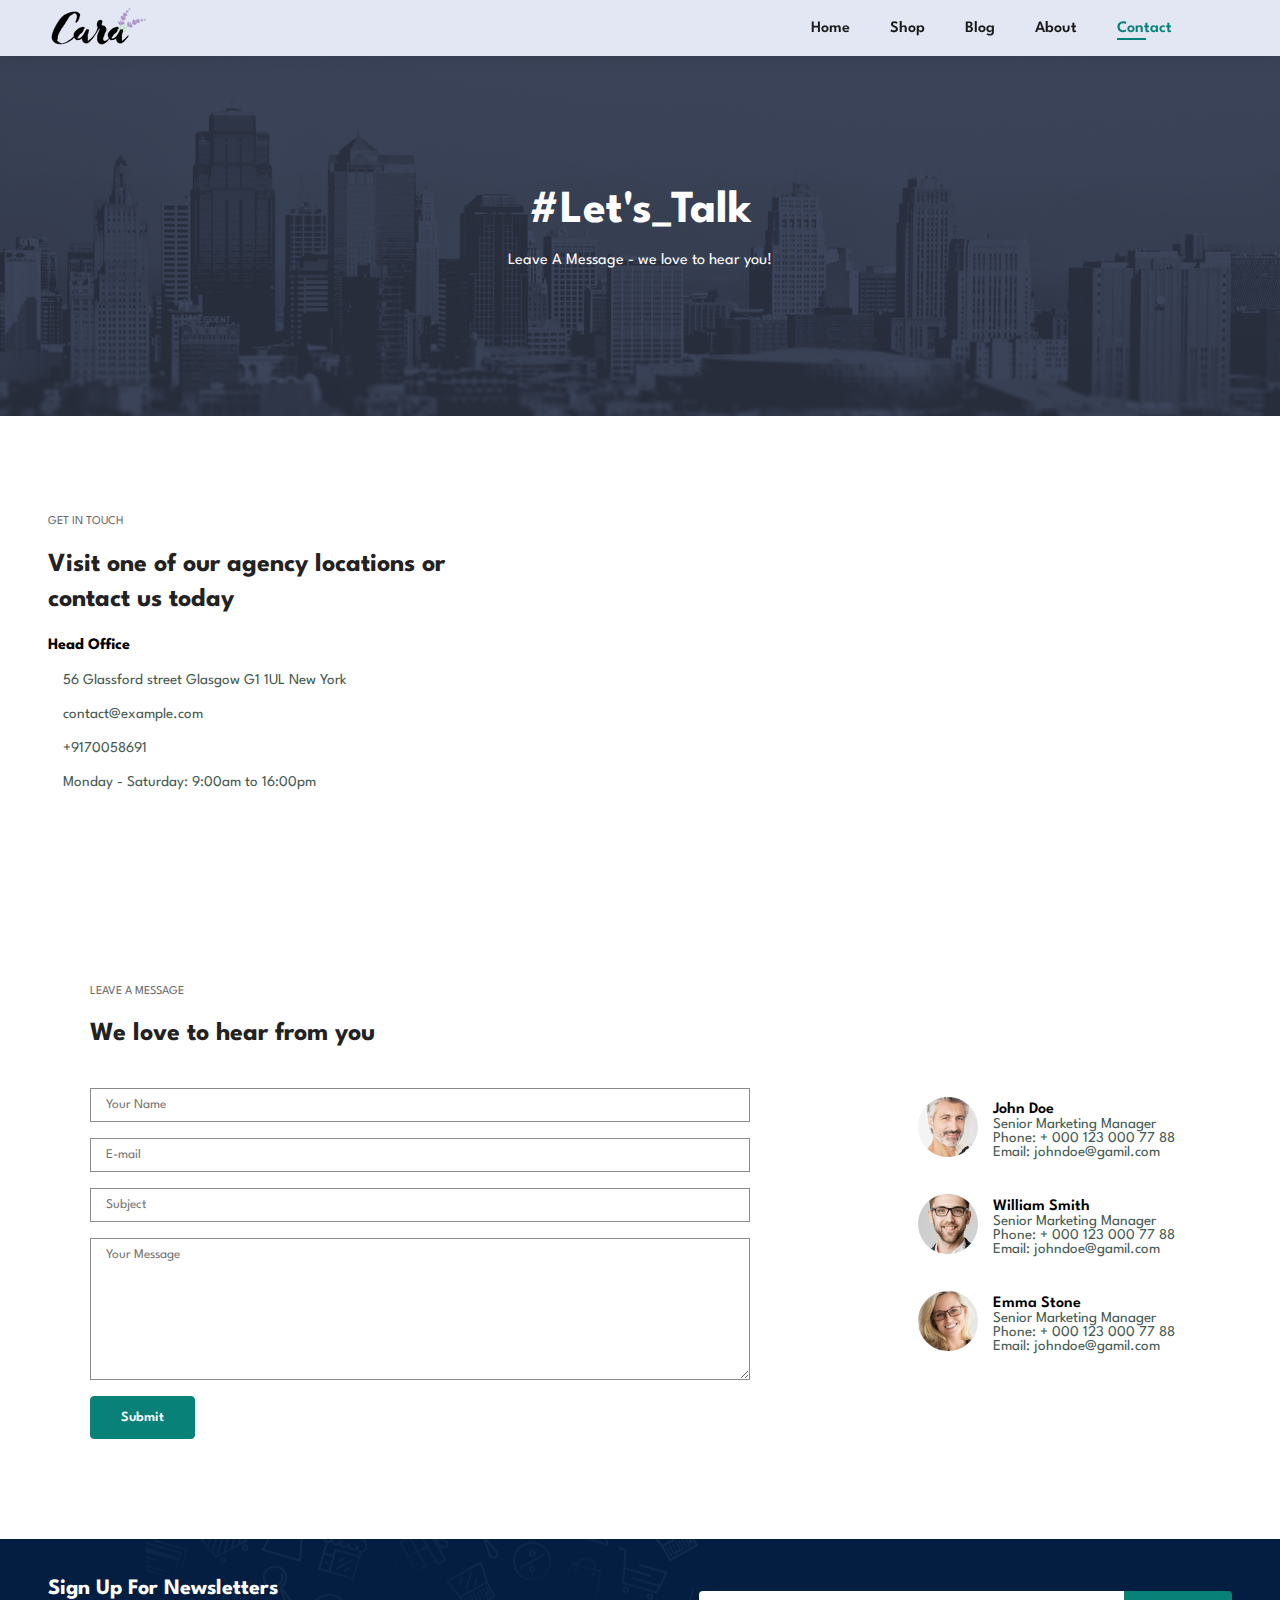
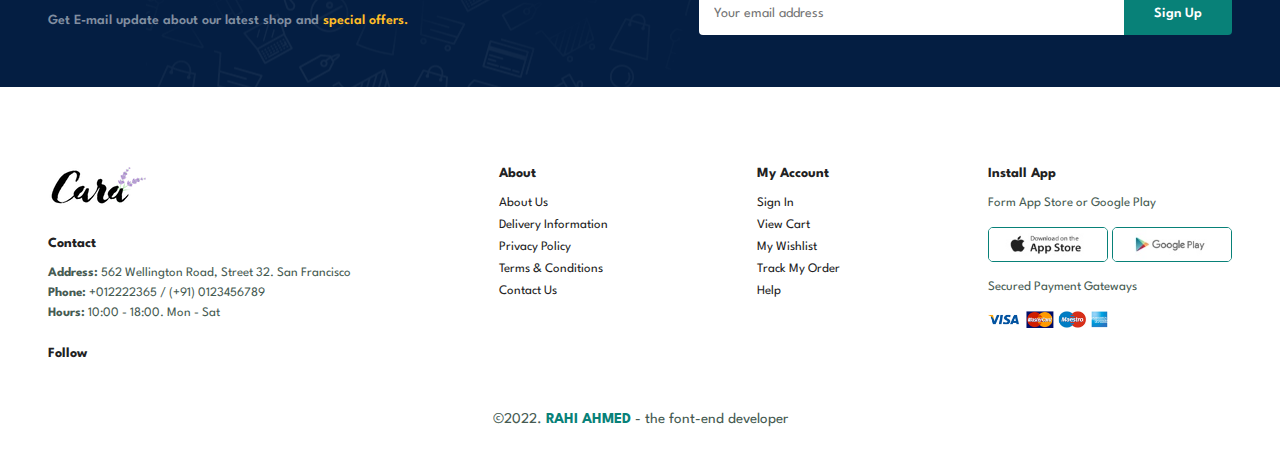
<file: contact.html>
<!DOCTYPE html>
<html lang="en">
  <head>
    <meta charset="UTF-8" />
    <meta http-equiv="X-UA-Compatible" content="IE=edge" />
    <meta name="viewport" content="width=device-width, initial-scale=1.0" />
    <title>CONTACT PAGE - we love to hear you</title>

    <!-- font awesome cdn link -->
    <link
      rel="stylesheet"
      href="https://cdnjs.cloudflare.com/ajax/libs/font-awesome/6.2.1/css/all.min.css"
      integrity="sha512-MV7K8+y+gLIBoVD59lQIYicR65iaqukzvf/nwasF0nqhPay5w/9lJmVM2hMDcnK1OnMGCdVK+iQrJ7lzPJQd1w=="
      crossorigin="anonymous"
      referrerpolicy="no-referrer" />

    <!-- style sheet link -->
    <link rel="stylesheet" href="./style.css" />
    <link rel="stylesheet" href="./shop.css" />
    <link rel="stylesheet" href="./about.css" />
    <link rel="stylesheet" href="./contact.css" />

    <!-- responsive file link -->
    <link rel="stylesheet" href="./responsive.css" />
  </head>
  <body>
    <!-- Navigation start -->
    <nav id="navigation">
      <img src="./images/logo.png" alt="logo" />
      <div>
        <ul id="nav" class="links">
          <li><a href="index.html">Home</a></li>
          <li><a href="shop.html">Shop</a></li>
          <li><a href="blog.html">Blog</a></li>
          <li><a href="about.html">About</a></li>
          <li><a class="active" href="contact.html">Contact</a></li>
          <li>
            <a href="cart.html" id="cart"
              ><i class="fa-solid fa-cart-shopping"></i
            ></a>
          </li>
          <a href="#" id="close"><i class="far fa-times"></i></a>
        </ul>
      </div>
      <div class="mobile">
        <a href="cart.html"><i class="fa-solid fa-cart-shopping"></i></a>
        <i id="bar" class="fas fa-outdent"></i>
      </div>
    </nav>
    <!-- Navigation end -->

    <!-- Hero section on header start-->
    <section id="shop-header" class="about-header">
      <h2>#Let's_Talk</h2>
      <p>Leave A Message - we love to hear you!</p>
    </section>
    <!-- Hero section on header end-->

    <!-- contact and google map section start -->
    <section id="contact" class="section-p1">
      <div class="contact-details">
        <span>GET IN TOUCH</span>
        <h2>Visit one of our agency locations or contact us today</h2>
        <h3>Head Office</h3>
        <div class="location">
          <li>
            <i class="fas fa-map"></i>
            <p>56 Glassford street Glasgow G1 1UL New York</p>
          </li>

          <li>
            <i class="fas fa-envelope"></i>
            <p>contact@example.com</p>
          </li>

          <li>
            <i class="fas fa-phone-alt"></i>
            <p>+9170058691</p>
          </li>

          <li>
            <i class="fas fa-clock"></i>
            <p>Monday - Saturday: 9:00am to 16:00pm</p>
          </li>
        </div>
      </div>

      <div class="map">
        <iframe
          src="https://www.google.com/maps/embed?pb=!1m14!1m8!1m3!1d2469.808802547546!2d-1.2565555!3d51.7548197!3m2!1i1024!2i768!4f13.1!3m3!1m2!1s0x0%3A0x5ada2f028d78e0d1!2zNTHCsDQ1JzE5LjMiTiAxwrAxNScyNC4wIlc!5e0!3m2!1sen!2sbd!4v1671956447801!5m2!1sen!2sbd"
          style="border: 0"
          allowfullscreen=""
          loading="lazy"
          referrerpolicy="no-referrer-when-downgrade"></iframe>
      </div>
    </section>
    <!-- contact and google map section end -->

    <!-- contact form section start -->
    <section id="contact-form">
      <form action="#">
        <span>LEAVE A MESSAGE</span>
        <h2>We love to hear from you</h2>
        <input type="text" id="name" placeholder="Your Name" />
        <input type="email" id="email" placeholder="E-mail" />
        <input type="text" id="subject" placeholder="Subject" />
        <textarea
          id="textarea"
          cols="30"
          rows="10"
          placeholder="Your Message"></textarea>
        <button id="contact-form-submit" class="normal">Submit</button>
      </form>

      <div class="people">
        <div class="person">
          <img src="./images/people/1.png" alt="John Doe" />
          <p>
            <span>John Doe</span> <br />
            Senior Marketing Manager <br />
            Phone: + 000 123 000 77 88 <br />
            Email: johndoe@gamil.com
          </p>
        </div>

        <div class="person">
          <img src="./images/people/2.png" alt="William Smith" />
          <p>
            <span>William Smith</span> <br />
            Senior Marketing Manager <br />
            Phone: + 000 123 000 77 88 <br />
            Email: johndoe@gamil.com
          </p>
        </div>

        <div class="person">
          <img src="./images/people/3.png" alt="Emma Stone" />
          <p>
            <span>Emma Stone</span> <br />
            Senior Marketing Manager <br />
            Phone: + 000 123 000 77 88 <br />
            Email: johndoe@gamil.com
          </p>
        </div>
      </div>
    </section>
    <!-- contact form section end -->

    <!-- News letter section start -->
    <section id="newsletter" class="section-p1 section-m1">
      <div class="newstext">
        <h4>Sign Up For Newsletters</h4>
        <p>
          Get E-mail update about our latest shop and
          <span>special offers.</span>
        </p>
      </div>

      <div class="form">
        <input type="text" placeholder="Your email address" />
        <button class="normal">Sign Up</button>
      </div>
    </section>
    <!-- News letter section end -->

    <!-- Footer section start -->
    <footer class="section-p1">
      <div class="col">
        <img class="logo" src="./images/logo.png" alt="logo" />
        <h4>Contact</h4>
        <p>
          <strong>Address: </strong>562 Wellington Road, Street 32. San
          Francisco
        </p>
        <p><strong>Phone: </strong>+012222365 / (+91) 0123456789</p>
        <p><strong>Hours: </strong>10:00 - 18:00. Mon - Sat</p>

        <div class="follow">
          <h4>Follow</h4>
          <div class="icon">
            <i class="fab fa-facebook-f"></i>
            <i class="fab fa-twitter"></i>
            <i class="fab fa-instagram"></i>
            <i class="fab fa-pinterest-p"></i>
            <i class="fab fa-youtube"></i>
          </div>
        </div>
      </div>

      <div class="col">
        <h4>About</h4>
        <a href="#">About Us</a>
        <a href="#">Delivery Information</a>
        <a href="#">Privacy Policy</a>
        <a href="#">Terms & Conditions</a>
        <a href="#">Contact Us</a>
      </div>

      <div class="col">
        <h4>My Account</h4>
        <a href="#">Sign In</a>
        <a href="#">View Cart</a>
        <a href="#">My Wishlist</a>
        <a href="#">Track My Order</a>
        <a href="#">Help</a>
      </div>

      <div class="col install">
        <h4>Install App</h4>
        <p>Form App Store or Google Play</p>
        <div class="row">
          <img src="./images/pay/app.jpg" alt="logo" />
          <img src="./images/pay/play.jpg" alt="logo" />
        </div>
        <p>Secured Payment Gateways</p>
        <img src="./images/pay/pay.png" alt="logo" />
      </div>

      <div class="copyright">
        <p>&copy;2022. <strong>RAHI AHMED</strong> - the font-end developer</p>
      </div>
    </footer>
    <!-- Footer section end -->

    <script src="./app.js"></script>
  </body>
</html>
</file>
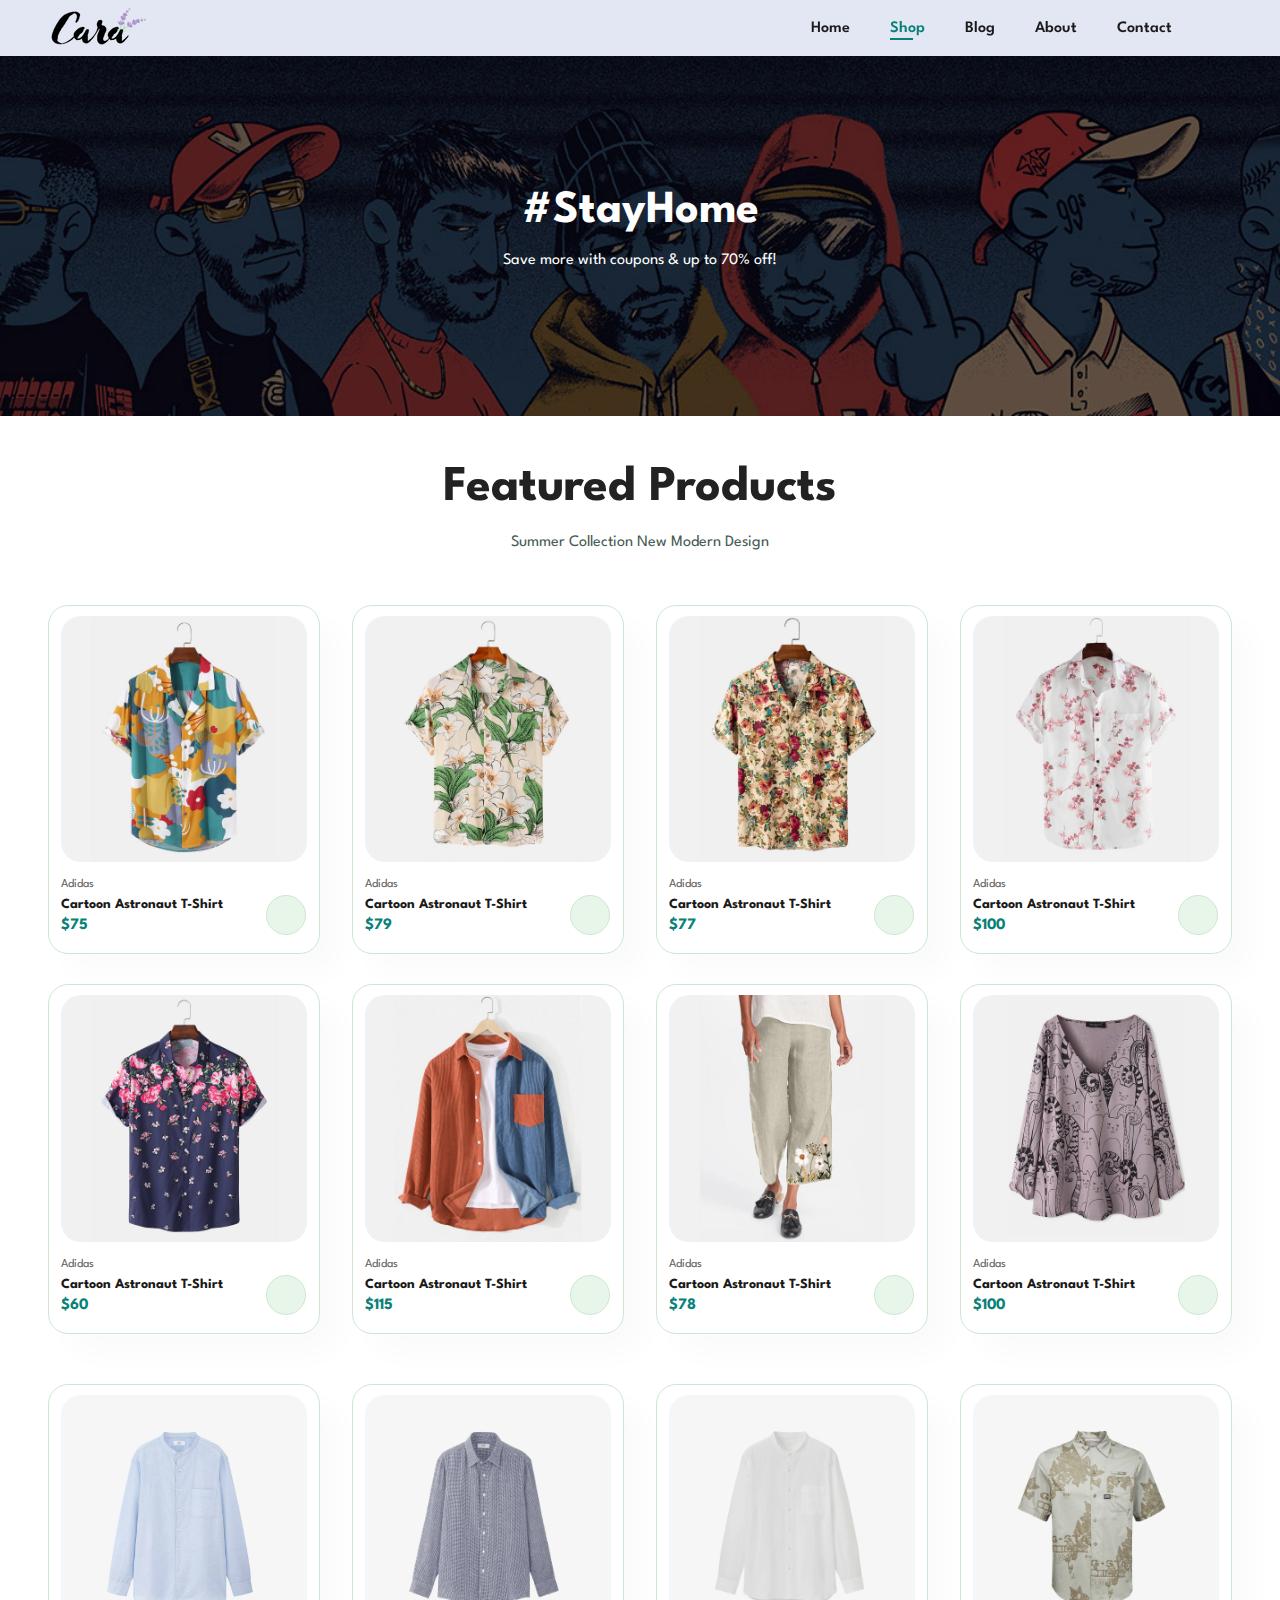
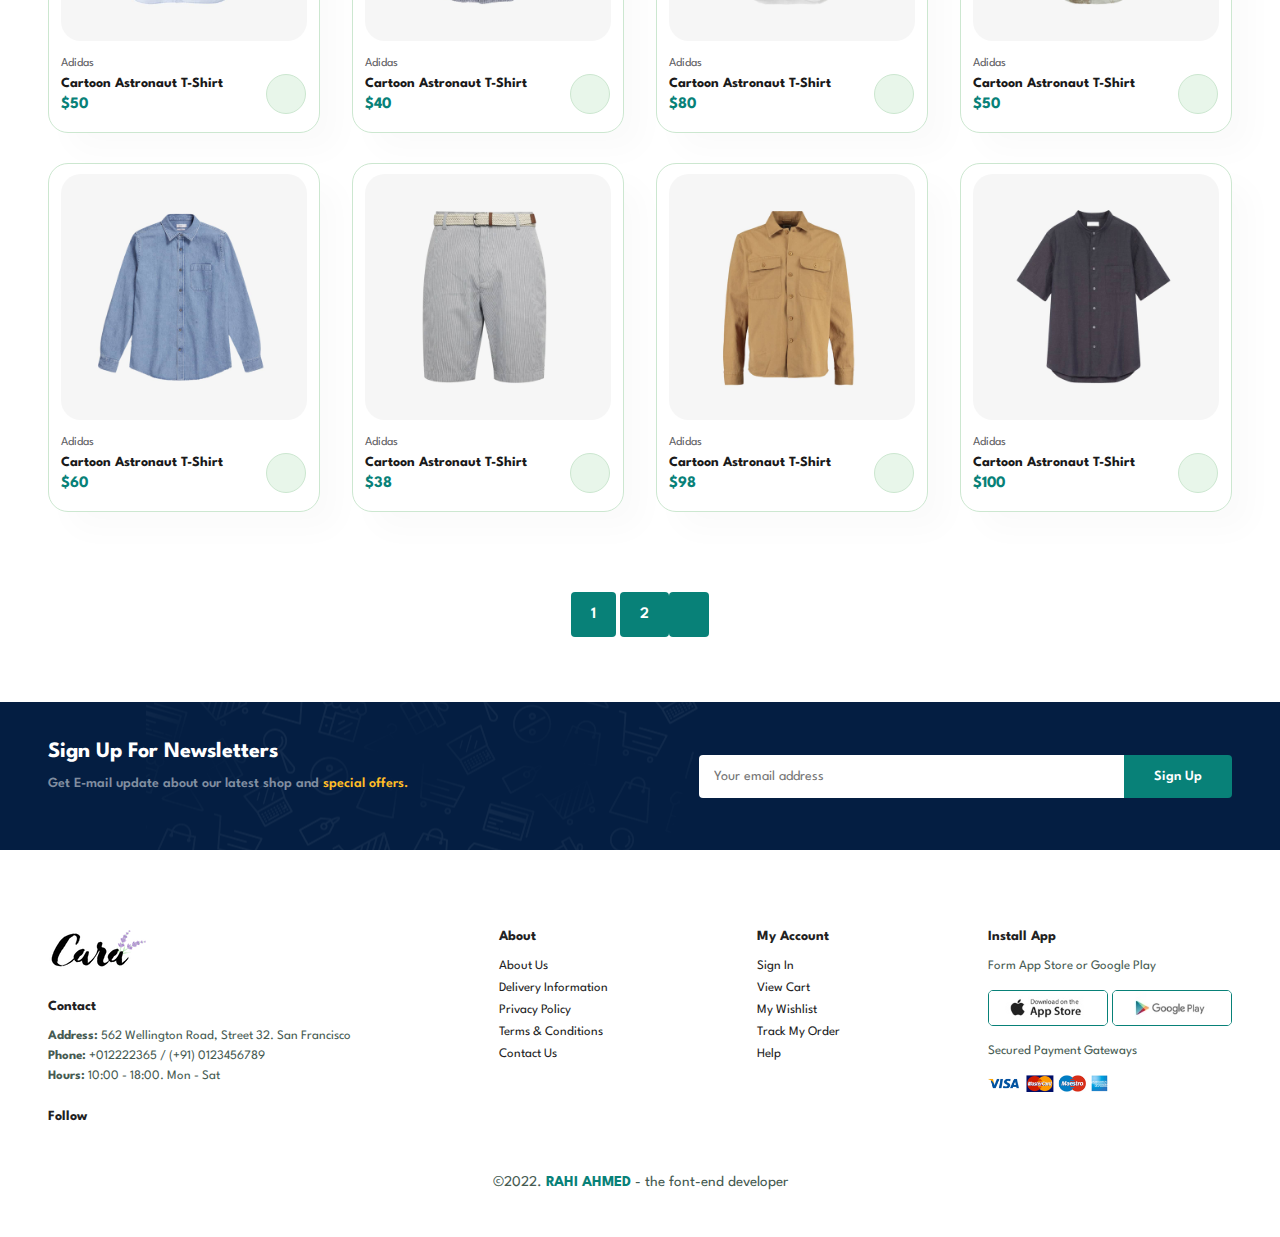
<file: shop.html>
<!DOCTYPE html>
<html lang="en">
  <head>
    <meta charset="UTF-8" />
    <meta http-equiv="X-UA-Compatible" content="IE=edge" />
    <meta name="viewport" content="width=device-width, initial-scale=1.0" />
    <title>SHOP PAGE- shopping your product</title>

    <!-- font awesome cdn link -->
    <link
      rel="stylesheet"
      href="https://cdnjs.cloudflare.com/ajax/libs/font-awesome/6.2.1/css/all.min.css"
      integrity="sha512-MV7K8+y+gLIBoVD59lQIYicR65iaqukzvf/nwasF0nqhPay5w/9lJmVM2hMDcnK1OnMGCdVK+iQrJ7lzPJQd1w=="
      crossorigin="anonymous"
      referrerpolicy="no-referrer" />

    <!-- style sheet link -->
    <link rel="stylesheet" href="./style.css" />
    <link rel="stylesheet" href="./shop.css" />

    <!-- responsive file link -->
    <link rel="stylesheet" href="./responsive.css" />
  </head>
  <body>
    <!-- Navigation start -->
    <nav id="navigation">
      <img src="./images/logo.png" alt="logo" />
      <div>
        <ul id="nav" class="links">
          <li><a href="index.html">Home</a></li>
          <li><a class="active" href="shop.html">Shop</a></li>
          <li><a href="blog.html">Blog</a></li>
          <li><a href="about.html">About</a></li>
          <li><a href="contact.html">Contact</a></li>
          <li>
            <a href="cart.html" id="cart"
              ><i class="fa-solid fa-cart-shopping"></i
            ></a>
          </li>
          <a href="#" id="close"><i class="far fa-times"></i></a>
        </ul>
      </div>
      <div class="mobile">
        <a href="cart.html"><i class="fa-solid fa-cart-shopping"></i></a>
        <i id="bar" class="fas fa-outdent"></i>
      </div>
    </nav>
    <!-- Navigation end -->

    <!-- Hero section on header start-->
    <section id="shop-header">
      <h2>#StayHome</h2>
      <p>Save more with coupons & up to 70% off!</p>
    </section>
    <!-- Hero section on header end-->

    <!-- Featured product section start -->
    <section id="product1" class="section-p1">
      <h1>Featured Products</h1>
      <p>Summer Collection New Modern Design</p>
      <div class="pro-container">
        <div class="pro">
          <img src="./images/products/f1.jpg" alt="product" />
          <div class="des">
            <span>Adidas</span>
            <h5>Cartoon Astronaut T-Shirt</h5>
            <div class="star">
              <i class="fas fa-star"></i>
              <i class="fas fa-star"></i>
              <i class="fas fa-star"></i>
              <i class="fas fa-star"></i>
              <i class="fas fa-star"></i>
            </div>
            <h4>$75</h4>
          </div>
          <a href="#" id="cart-icon"
            ><i class="fa-solid fa-cart-shopping"></i
          ></a>
        </div>

        <div class="pro">
          <img src="./images/products/f2.jpg" alt="product" />
          <div class="des">
            <span>Adidas</span>
            <h5>Cartoon Astronaut T-Shirt</h5>
            <div class="star">
              <i class="fas fa-star"></i>
              <i class="fas fa-star"></i>
              <i class="fas fa-star"></i>
              <i class="fas fa-star"></i>
              <i class="fas fa-star"></i>
            </div>
            <h4>$79</h4>
          </div>
          <a href="#" id="cart-icon"
            ><i class="fa-solid fa-cart-shopping"></i
          ></a>
        </div>

        <div class="pro">
          <img src="./images/products/f3.jpg" alt="product" />
          <div class="des">
            <span>Adidas</span>
            <h5>Cartoon Astronaut T-Shirt</h5>
            <div class="star">
              <i class="fas fa-star"></i>
              <i class="fas fa-star"></i>
              <i class="fas fa-star"></i>
              <i class="fas fa-star"></i>
              <i class="fas fa-star"></i>
            </div>
            <h4>$77</h4>
          </div>
          <a href="#" id="cart-icon"
            ><i class="fa-solid fa-cart-shopping"></i
          ></a>
        </div>

        <div class="pro">
          <img src="./images/products/f4.jpg" alt="product" />
          <div class="des">
            <span>Adidas</span>
            <h5>Cartoon Astronaut T-Shirt</h5>
            <div class="star">
              <i class="fas fa-star"></i>
              <i class="fas fa-star"></i>
              <i class="fas fa-star"></i>
              <i class="fas fa-star"></i>
              <i class="fas fa-star"></i>
            </div>
            <h4>$100</h4>
          </div>
          <a href="#" id="cart-icon"
            ><i class="fa-solid fa-cart-shopping"></i
          ></a>
        </div>

        <div class="pro">
          <img src="./images/products/f5.jpg" alt="product" />
          <div class="des">
            <span>Adidas</span>
            <h5>Cartoon Astronaut T-Shirt</h5>
            <div class="star">
              <i class="fas fa-star"></i>
              <i class="fas fa-star"></i>
              <i class="fas fa-star"></i>
              <i class="fas fa-star"></i>
              <i class="fas fa-star"></i>
            </div>
            <h4>$60</h4>
          </div>
          <a href="#" id="cart-icon"
            ><i class="fa-solid fa-cart-shopping"></i
          ></a>
        </div>

        <div class="pro">
          <img src="./images/products/f6.jpg" alt="product" />
          <div class="des">
            <span>Adidas</span>
            <h5>Cartoon Astronaut T-Shirt</h5>
            <div class="star">
              <i class="fas fa-star"></i>
              <i class="fas fa-star"></i>
              <i class="fas fa-star"></i>
              <i class="fas fa-star"></i>
              <i class="fas fa-star"></i>
            </div>
            <h4>$115</h4>
          </div>
          <a href="#" id="cart-icon"
            ><i class="fa-solid fa-cart-shopping"></i
          ></a>
        </div>

        <div class="pro">
          <img src="./images/products/f7.jpg" alt="product" />
          <div class="des">
            <span>Adidas</span>
            <h5>Cartoon Astronaut T-Shirt</h5>
            <div class="star">
              <i class="fas fa-star"></i>
              <i class="fas fa-star"></i>
              <i class="fas fa-star"></i>
              <i class="fas fa-star"></i>
              <i class="fas fa-star"></i>
            </div>
            <h4>$78</h4>
          </div>
          <a href="#" id="cart-icon"
            ><i class="fa-solid fa-cart-shopping"></i
          ></a>
        </div>

        <div class="pro">
          <img src="./images/products/f8.jpg" alt="product" />
          <div class="des">
            <span>Adidas</span>
            <h5>Cartoon Astronaut T-Shirt</h5>
            <div class="star">
              <i class="fas fa-star"></i>
              <i class="fas fa-star"></i>
              <i class="fas fa-star"></i>
              <i class="fas fa-star"></i>
              <i class="fas fa-star"></i>
            </div>
            <h4>$100</h4>
          </div>
          <a href="#" id="cart-icon"
            ><i class="fa-solid fa-cart-shopping"></i
          ></a>
        </div>
      </div>
      <!-- Featured product section end -->

      <!-- New arrival section start -->

      <div class="pro-container">
        <div class="pro">
          <img src="./images/products/n1.jpg" alt="product" />
          <div class="des">
            <span>Adidas</span>
            <h5>Cartoon Astronaut T-Shirt</h5>
            <div class="star">
              <i class="fas fa-star"></i>
              <i class="fas fa-star"></i>
              <i class="fas fa-star"></i>
              <i class="fas fa-star"></i>
              <i class="fas fa-star"></i>
            </div>
            <h4>$50</h4>
          </div>
          <a href="#"><i class="fa-solid fa-cart-shopping"></i></a>
        </div>

        <div class="pro">
          <img src="./images/products/n2.jpg" alt="product" />
          <div class="des">
            <span>Adidas</span>
            <h5>Cartoon Astronaut T-Shirt</h5>
            <div class="star">
              <i class="fas fa-star"></i>
              <i class="fas fa-star"></i>
              <i class="fas fa-star"></i>
              <i class="fas fa-star"></i>
              <i class="fas fa-star"></i>
            </div>
            <h4>$40</h4>
          </div>
          <a href="#"><i class="fa-solid fa-cart-shopping"></i></a>
        </div>

        <div class="pro">
          <img src="./images/products/n3.jpg" alt="product" />
          <div class="des">
            <span>Adidas</span>
            <h5>Cartoon Astronaut T-Shirt</h5>
            <div class="star">
              <i class="fas fa-star"></i>
              <i class="fas fa-star"></i>
              <i class="fas fa-star"></i>
              <i class="fas fa-star"></i>
              <i class="fas fa-star"></i>
            </div>
            <h4>$80</h4>
          </div>
          <a href="#"><i class="fa-solid fa-cart-shopping"></i></a>
        </div>

        <div class="pro">
          <img src="./images/products/n4.jpg" alt="product" />
          <div class="des">
            <span>Adidas</span>
            <h5>Cartoon Astronaut T-Shirt</h5>
            <div class="star">
              <i class="fas fa-star"></i>
              <i class="fas fa-star"></i>
              <i class="fas fa-star"></i>
              <i class="fas fa-star"></i>
              <i class="fas fa-star"></i>
            </div>
            <h4>$50</h4>
          </div>
          <a href="#"><i class="fa-solid fa-cart-shopping"></i></a>
        </div>

        <div class="pro">
          <img src="./images/products/n5.jpg" alt="product" />
          <div class="des">
            <span>Adidas</span>
            <h5>Cartoon Astronaut T-Shirt</h5>
            <div class="star">
              <i class="fas fa-star"></i>
              <i class="fas fa-star"></i>
              <i class="fas fa-star"></i>
              <i class="fas fa-star"></i>
              <i class="fas fa-star"></i>
            </div>
            <h4>$60</h4>
          </div>
          <a href="#"><i class="fa-solid fa-cart-shopping"></i></a>
        </div>

        <div class="pro">
          <img src="./images/products/n6.jpg" alt="product" />
          <div class="des">
            <span>Adidas</span>
            <h5>Cartoon Astronaut T-Shirt</h5>
            <div class="star">
              <i class="fas fa-star"></i>
              <i class="fas fa-star"></i>
              <i class="fas fa-star"></i>
              <i class="fas fa-star"></i>
              <i class="fas fa-star"></i>
            </div>
            <h4>$38</h4>
          </div>
          <a href="#"><i class="fa-solid fa-cart-shopping"></i></a>
        </div>

        <div class="pro">
          <img src="./images/products/n7.jpg" alt="product" />
          <div class="des">
            <span>Adidas</span>
            <h5>Cartoon Astronaut T-Shirt</h5>
            <div class="star">
              <i class="fas fa-star"></i>
              <i class="fas fa-star"></i>
              <i class="fas fa-star"></i>
              <i class="fas fa-star"></i>
              <i class="fas fa-star"></i>
            </div>
            <h4>$98</h4>
          </div>
          <a href="#"><i class="fa-solid fa-cart-shopping"></i></a>
        </div>

        <div class="pro">
          <img src="./images/products/n8.jpg" alt="product" />
          <div class="des">
            <span>Adidas</span>
            <h5>Cartoon Astronaut T-Shirt</h5>
            <div class="star">
              <i class="fas fa-star"></i>
              <i class="fas fa-star"></i>
              <i class="fas fa-star"></i>
              <i class="fas fa-star"></i>
              <i class="fas fa-star"></i>
            </div>
            <h4>$100</h4>
          </div>
          <a href="#"><i class="fa-solid fa-cart-shopping"></i></a>
        </div>
      </div>
    </section>
    <!-- New arrival section end -->

    <!-- pagination section start -->

    <section id="pagination" class="section-p1">
      <a href="#" id="first">1</a>
      <a href="#" id="second">2</a>
      <a href="#" id="right-arrow"><i class="fa-solid fa-arrow-right"></i></a>
    </section>

    <!-- pagination section end -->

    <!-- News letter section start -->
    <section id="newsletter" class="section-p1 section-m1">
      <div class="newstext">
        <h4>Sign Up For Newsletters</h4>
        <p>
          Get E-mail update about our latest shop and
          <span>special offers.</span>
        </p>
      </div>

      <div class="form">
        <input type="text" placeholder="Your email address" />
        <button class="normal">Sign Up</button>
      </div>
    </section>
    <!-- News letter section end -->

    <!-- Footer section start -->
    <footer class="section-p1">
      <div class="col">
        <img class="logo" src="./images/logo.png" alt="logo" />
        <h4>Contact</h4>
        <p>
          <strong>Address: </strong>562 Wellington Road, Street 32. San
          Francisco
        </p>
        <p><strong>Phone: </strong>+012222365 / (+91) 0123456789</p>
        <p><strong>Hours: </strong>10:00 - 18:00. Mon - Sat</p>

        <div class="follow">
          <h4>Follow</h4>
          <div class="icon">
            <i class="fab fa-facebook-f"></i>
            <i class="fab fa-twitter"></i>
            <i class="fab fa-instagram"></i>
            <i class="fab fa-pinterest-p"></i>
            <i class="fab fa-youtube"></i>
          </div>
        </div>
      </div>

      <div class="col">
        <h4>About</h4>
        <a href="#">About Us</a>
        <a href="#">Delivery Information</a>
        <a href="#">Privacy Policy</a>
        <a href="#">Terms & Conditions</a>
        <a href="#">Contact Us</a>
      </div>

      <div class="col">
        <h4>My Account</h4>
        <a href="#">Sign In</a>
        <a href="#">View Cart</a>
        <a href="#">My Wishlist</a>
        <a href="#">Track My Order</a>
        <a href="#">Help</a>
      </div>

      <div class="col install">
        <h4>Install App</h4>
        <p>Form App Store or Google Play</p>
        <div class="row">
          <img src="./images/pay/app.jpg" alt="logo" />
          <img src="./images/pay/play.jpg" alt="logo" />
        </div>
        <p>Secured Payment Gateways</p>
        <img src="./images/pay/pay.png" alt="logo" />
      </div>

      <div class="copyright">
        <p>&copy;2022. <strong>RAHI AHMED</strong> - the font-end developer</p>
      </div>
    </footer>
    <!-- Footer section end -->

    <script src="./app.js"></script>
  </body>
</html>
</file>
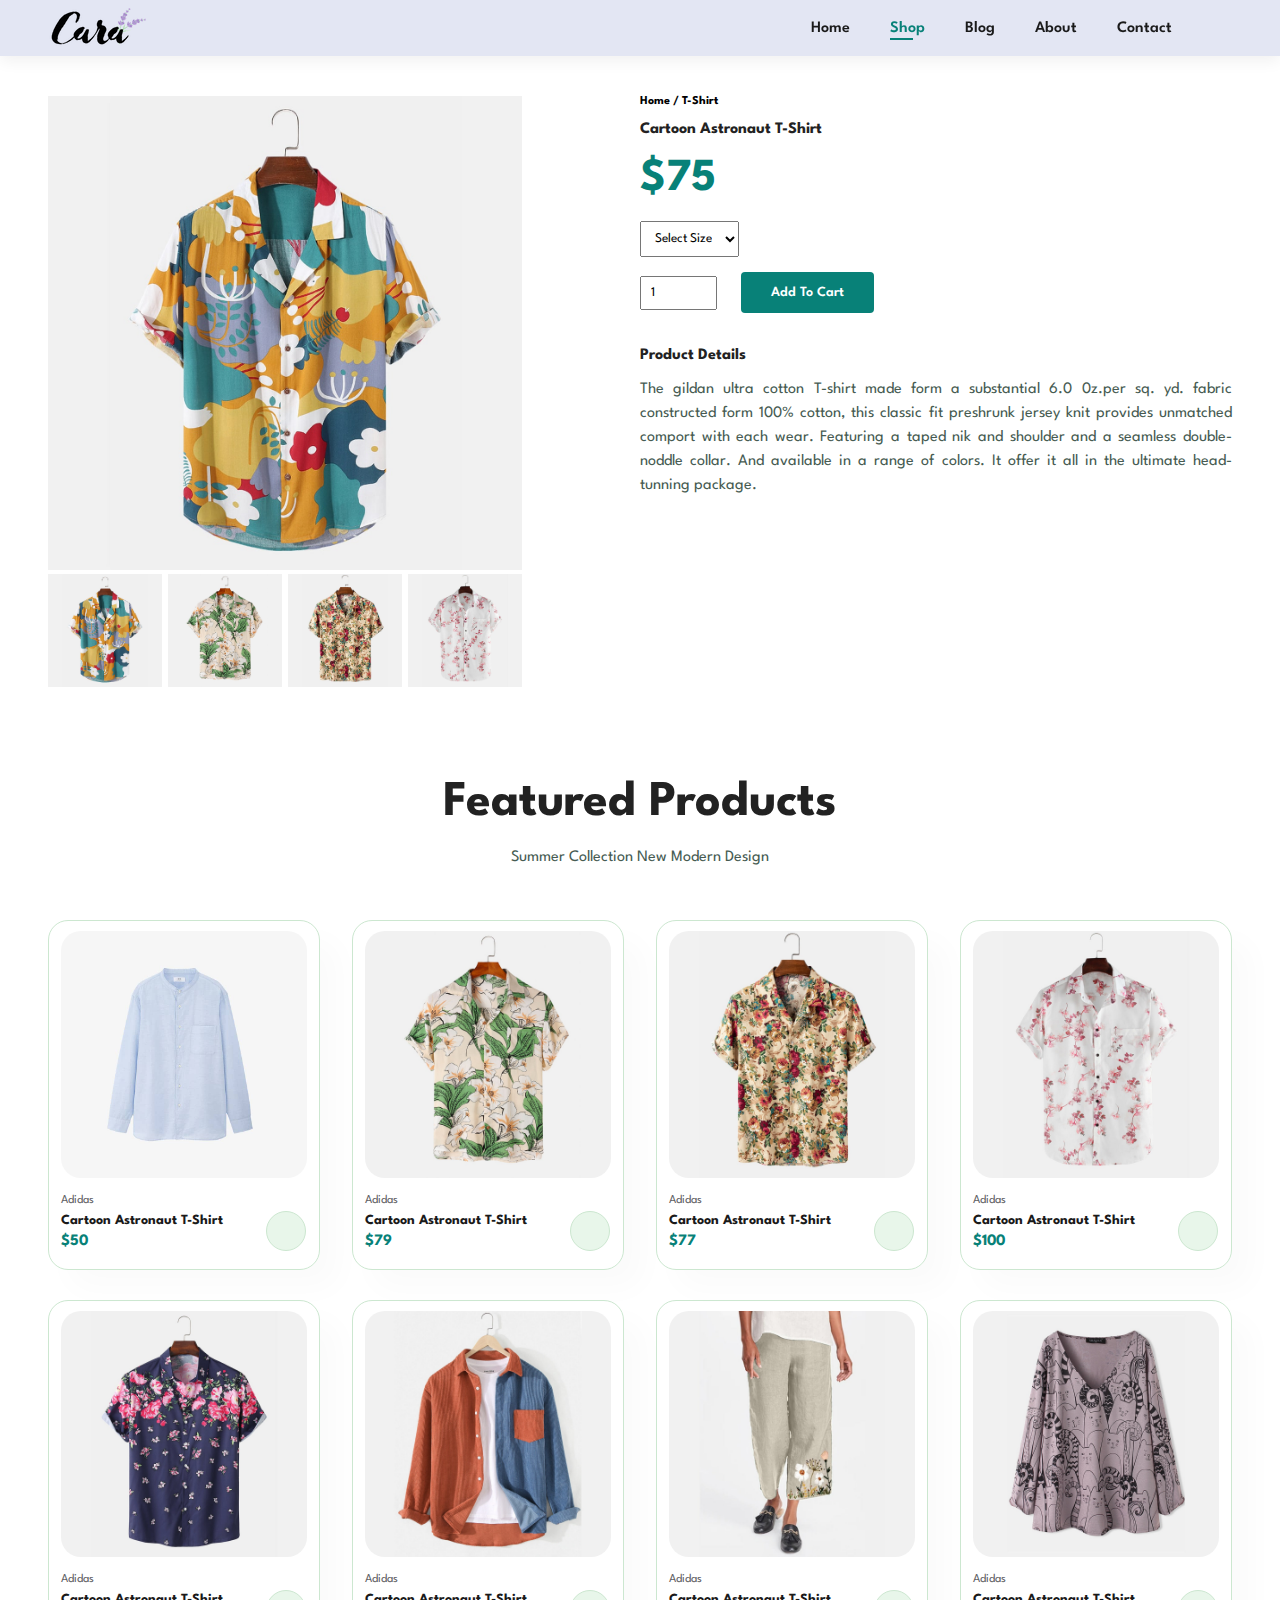
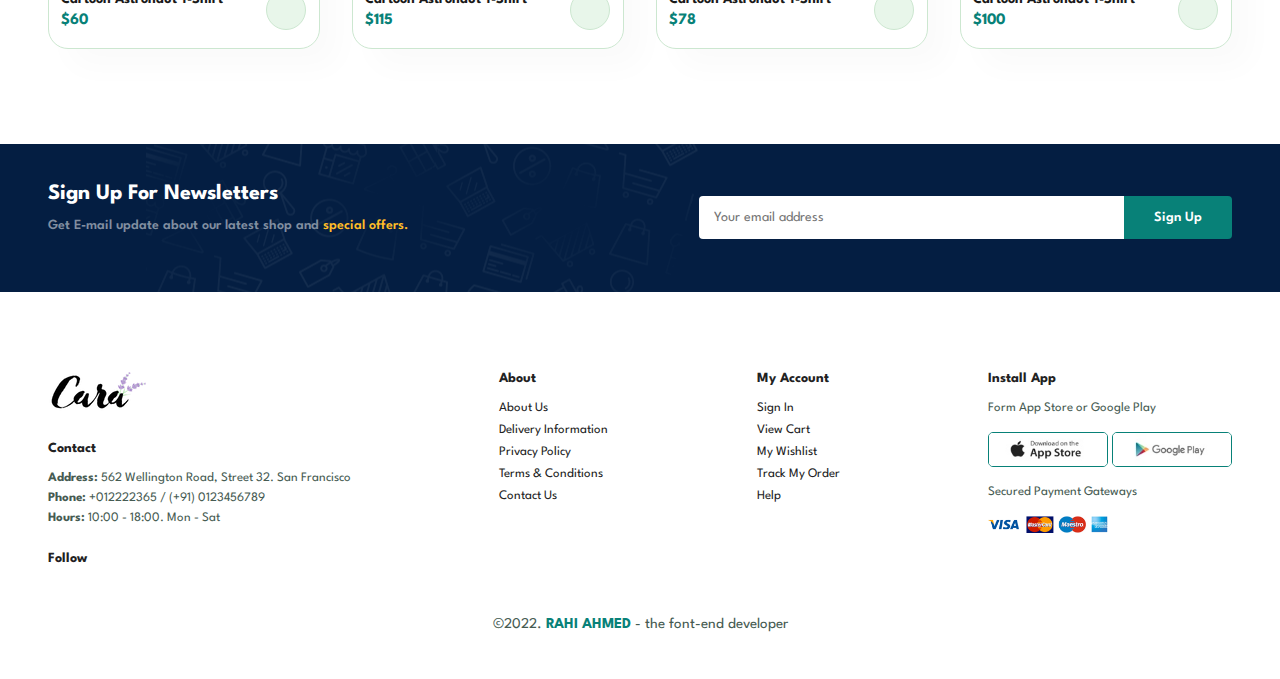
<file: sproduct.html>
<!DOCTYPE html>
<html lang="en">
  <head>
    <meta charset="UTF-8" />
    <meta http-equiv="X-UA-Compatible" content="IE=edge" />
    <meta name="viewport" content="width=device-width, initial-scale=1.0" />
    <title>CART PAGE - happy shopping</title>

    <!-- font awesome cdn link -->
    <link
      rel="stylesheet"
      href="https://cdnjs.cloudflare.com/ajax/libs/font-awesome/6.2.1/css/all.min.css"
      integrity="sha512-MV7K8+y+gLIBoVD59lQIYicR65iaqukzvf/nwasF0nqhPay5w/9lJmVM2hMDcnK1OnMGCdVK+iQrJ7lzPJQd1w=="
      crossorigin="anonymous"
      referrerpolicy="no-referrer" />

    <!-- style sheet link -->
    <link rel="stylesheet" href="./style.css" />
    <link rel="stylesheet" href="./shop.css" />

    <!-- responsive file link -->
    <link rel="stylesheet" href="./responsive.css" />
  </head>
  <body>
    <!-- Navigation start -->
    <nav id="navigation">
      <img src="./images/logo.png" alt="logo" />
      <div>
        <ul id="nav" class="links">
          <li><a href="index.html">Home</a></li>
          <li><a class="active" href="shop.html">Shop</a></li>
          <li><a href="blog.html">Blog</a></li>
          <li><a href="about.html">About</a></li>
          <li><a href="contact.html">Contact</a></li>
          <li>
            <a href="cart.html" id="cart"
              ><i class="fa-solid fa-cart-shopping"></i
            ></a>
          </li>
          <a href="#" id="close"><i class="far fa-times"></i></a>
        </ul>
      </div>
      <div class="mobile">
        <a href="cart.html"><i class="fa-solid fa-cart-shopping"></i></a>
        <i id="bar" class="fas fa-outdent"></i>
      </div>
    </nav>
    <!-- Navigation end -->


    <!-- cart page start -->
    <section id="cart-page" class="section-p1">
        <div class="cart-image">
            <img src="./images/products/f1.jpg" id="main" alt="product">


            <div class="img-gellery">
                <div class="selecting-image">
                    <img src="./images/products/f1.jpg" id="small-img" alt="">
                </div>

                <div class="selecting-image">
                    <img src="./images/products/f2.jpg" id="small-img" alt="">
                </div>

                <div class="selecting-image">
                    <img src="./images/products/f3.jpg" id="small-img" alt="">
                </div>

                <div class="selecting-image">
                    <img src="./images/products/f4.jpg" id="small-img" alt="">
                </div>

            </div>
        </div>

        <div class="img-details">
            <h6>Home / T-Shirt</h6>
            <h4>Cartoon Astronaut T-Shirt</h4>
            <h2 id="dollar">$75</h2>

            <select id="select">
                <option> Select Size </option>
                <option value="S">S</option>
                <option value="M">M</option>
                <option value="L">L</option>
                <option value="XL">XL</option>
                <option value="XXL">XXL</option>
            </select>

            <input type="number" value="1" id="pro-quantity">
            <button id="add-cart" class="normal">Add To Cart</button>

            <h4 class="product-details">Product Details</h4>
            <p>The gildan ultra cotton T-shirt made form a substantial 6.0 0z.per sq. yd. fabric constructed form 100% cotton, this classic fit preshrunk jersey knit provides unmatched comport with each wear. Featuring a taped nik and shoulder and a seamless double-noddle collar. And available in a range of colors. It offer it all in the ultimate head-tunning package.</p>
        </div>
    </section>
    <!-- cart page end -->


    <!-- Featured product section start -->
    <section id="product1" class="section-p1">
      <h1>Featured Products</h1>
      <p>Summer Collection New Modern Design</p>
      <div class="pro-container">
            <div class="pro">
              <img src="./images/products/n1.jpg" alt="product" />
              <div class="des">
                <span>Adidas</span>
                <h5>Cartoon Astronaut T-Shirt</h5>
                <div class="star">
                  <i class="fas fa-star"></i>
                  <i class="fas fa-star"></i>
                  <i class="fas fa-star"></i>
                  <i class="fas fa-star"></i>
                  <i class="fas fa-star"></i>
                </div>
                <h4>$50</h4>
              </div>
              <a href="#" id="cart-icon"><i class="fa-solid fa-cart-shopping"></i></a>
              </div>

        <div class="pro">
          <img src="./images/products/f2.jpg" alt="product" />
          <div class="des">
            <span>Adidas</span>
            <h5>Cartoon Astronaut T-Shirt</h5>
            <div class="star">
              <i class="fas fa-star"></i>
              <i class="fas fa-star"></i>
              <i class="fas fa-star"></i>
              <i class="fas fa-star"></i>
              <i class="fas fa-star"></i>
            </div>
            <h4>$79</h4>
          </div>
          <a href="#" id="cart-icon"><i class="fa-solid fa-cart-shopping"></i></a>
        </div>

        <div class="pro">
          <img src="./images/products/f3.jpg" alt="product" />
          <div class="des">
            <span>Adidas</span>
            <h5>Cartoon Astronaut T-Shirt</h5>
            <div class="star">
              <i class="fas fa-star"></i>
              <i class="fas fa-star"></i>
              <i class="fas fa-star"></i>
              <i class="fas fa-star"></i>
              <i class="fas fa-star"></i>
            </div>
            <h4>$77</h4>
          </div>
          <a href="#" id="cart-icon"><i class="fa-solid fa-cart-shopping"></i></a>
        </div>

        <div class="pro">
          <img src="./images/products/f4.jpg" alt="product" />
          <div class="des">
            <span>Adidas</span>
            <h5>Cartoon Astronaut T-Shirt</h5>
            <div class="star">
              <i class="fas fa-star"></i>
              <i class="fas fa-star"></i>
              <i class="fas fa-star"></i>
              <i class="fas fa-star"></i>
              <i class="fas fa-star"></i>
            </div>
            <h4>$100</h4>
          </div>
          <a href="#" id="cart-icon"><i class="fa-solid fa-cart-shopping"></i></a>
        </div>

        <div class="pro">
          <img src="./images/products/f5.jpg" alt="product" />
          <div class="des">
            <span>Adidas</span>
            <h5>Cartoon Astronaut T-Shirt</h5>
            <div class="star">
              <i class="fas fa-star"></i>
              <i class="fas fa-star"></i>
              <i class="fas fa-star"></i>
              <i class="fas fa-star"></i>
              <i class="fas fa-star"></i>
            </div>
            <h4>$60</h4>
          </div>
          <a href="#" id="cart-icon"><i class="fa-solid fa-cart-shopping"></i></a>
        </div>

        <div class="pro">
          <img src="./images/products/f6.jpg" alt="product" />
          <div class="des">
            <span>Adidas</span>
            <h5>Cartoon Astronaut T-Shirt</h5>
            <div class="star">
              <i class="fas fa-star"></i>
              <i class="fas fa-star"></i>
              <i class="fas fa-star"></i>
              <i class="fas fa-star"></i>
              <i class="fas fa-star"></i>
            </div>
            <h4>$115</h4>
          </div>
          <a href="#" id="cart-icon"><i class="fa-solid fa-cart-shopping"></i></a>
        </div>

        <div class="pro">
          <img src="./images/products/f7.jpg" alt="product" />
          <div class="des">
            <span>Adidas</span>
            <h5>Cartoon Astronaut T-Shirt</h5>
            <div class="star">
              <i class="fas fa-star"></i>
              <i class="fas fa-star"></i>
              <i class="fas fa-star"></i>
              <i class="fas fa-star"></i>
              <i class="fas fa-star"></i>
            </div>
            <h4>$78</h4>
          </div>
          <a href="#" id="cart-icon"><i class="fa-solid fa-cart-shopping"></i></a>
        </div>

        <div class="pro">
          <img src="./images/products/f8.jpg" alt="product" />
          <div class="des">
            <span>Adidas</span>
            <h5>Cartoon Astronaut T-Shirt</h5>
            <div class="star">
              <i class="fas fa-star"></i>
              <i class="fas fa-star"></i>
              <i class="fas fa-star"></i>
              <i class="fas fa-star"></i>
              <i class="fas fa-star"></i>
            </div>
            <h4>$100</h4>
          </div>
          <a href="#" id="cart-icon"><i class="fa-solid fa-cart-shopping"></i></a>
        </div>
      </div>
      <!-- Featured product section end -->
      </div>
    </section>

    <!-- News letter section start -->
    <section id="newsletter" class="section-p1 section-m1">
      <div class="newstext">
        <h4>Sign Up For Newsletters</h4>
        <p>
          Get E-mail update about our latest shop and
          <span>special offers.</span>
        </p>
      </div>

      <div class="form">
        <input type="text" placeholder="Your email address" />
        <button class="normal">Sign Up</button>
      </div>
    </section>
    <!-- News letter section end -->

    <!-- Footer section start -->
    <footer class="section-p1">
      <div class="col">
        <img class="logo" src="./images/logo.png" alt="logo" />
        <h4>Contact</h4>
        <p>
          <strong>Address: </strong>562 Wellington Road, Street 32. San
          Francisco
        </p>
        <p><strong>Phone: </strong>+012222365 / (+91) 0123456789</p>
        <p><strong>Hours: </strong>10:00 - 18:00. Mon - Sat</p>

        <div class="follow">
          <h4>Follow</h4>
          <div class="icon">
            <i class="fab fa-facebook-f"></i>
            <i class="fab fa-twitter"></i>
            <i class="fab fa-instagram"></i>
            <i class="fab fa-pinterest-p"></i>
            <i class="fab fa-youtube"></i>
          </div>
        </div>
      </div>

      <div class="col">
        <h4>About</h4>
        <a href="#">About Us</a>
        <a href="#">Delivery Information</a>
        <a href="#">Privacy Policy</a>
        <a href="#">Terms & Conditions</a>
        <a href="#">Contact Us</a>
      </div>

      <div class="col">
        <h4>My Account</h4>
        <a href="#">Sign In</a>
        <a href="#">View Cart</a>
        <a href="#">My Wishlist</a>
        <a href="#">Track My Order</a>
        <a href="#">Help</a>
      </div>

      <div class="col install">
        <h4>Install App</h4>
        <p>Form App Store or Google Play</p>
        <div class="row">
          <img src="./images/pay/app.jpg" alt="logo" />
          <img src="./images/pay/play.jpg" alt="logo" />
        </div>
        <p>Secured Payment Gateways</p>
        <img src="./images/pay/pay.png" alt="logo" />
      </div>

      <div class="copyright">
        <p>&copy;2022. <strong>RAHI AHMED</strong> - the font-end developer</p>
      </div>
    </footer>
    <!-- Footer section end -->

    <script src="./app.js"></script>
  </body>
</html>
</file>
<file: style.css>
@import url("https://fonts.googleapis.com/css2?family=League+Spartan:wght@100;200;300;400;500;600;700;800;900&display=swap");

* {
  margin: 0;
  padding: 0;
  box-sizing: border-box;
  font-family: "League Spartan", sans-serif;
}

body {
  width: 100%;
}

/* Some default classes for elements start */

h1 {
  font-size: 50px;
  line-height: 64px;
  color: #222;
}

h2 {
  font-size: 46px;
  line-height: 54px;
  color: #222;
}

h4 {
  font: 20px;
  color: #222;
}

h6 {
  font-weight: 700;
  font-size: 12px;
}

p {
  font-size: 16px;
  color: #465b52;
  margin: 15px 0 20px 0;
}

.section-p1 {
  padding: 40px 3rem;
}

.section-m1 {
  margin: 40px 0;
}

button.normal {
  font-size: 14px;
  font-weight: 600;
  padding: 14px 30px;
  color: #000;
  background-color: #fff;
  cursor: pointer;
  border-radius: 4px;
  border: none;
  outline: none;
  transition: 0.2s ease;
}

button.white {
  font-size: 13px;
  font-weight: 600;
  padding: 11px 18px;
  color: #fff;
  background-color: transparent;
  cursor: pointer;
  border: 1px solid #fff;
  outline: none;
  transition: 0.2s ease;
}
/* Some default classes for elements end */

/* Navigation bar styling start */
#navigation {
  display: flex;
  align-items: center;
  justify-content: space-between;
  padding: 0.5rem 3rem;
  background-color: #e3e6f3;
  box-shadow: 0 5px 15px rgb(0, 0, 0, 0.06);
  position: sticky;
  top: 0;
  left: 0;
  z-index: 999;
}

#navigation .links {
  display: flex;
  justify-content: center;
  align-items: center;
}

#navigation .links li {
  list-style: none;
  padding: 0 20px;
  position: relative;
  font-size: 14px;
}

#navigation .links a {
  text-decoration: none;
  font-size: 16px;
  font-weight: 600;
  color: #1a1a1a;
  transition: 0.3s ease;
}

#navigation .links a:hover,
#navigation .links a.active {
  color: #088178;
}

#navigation .links a:hover::after,
#navigation .links a.active::after {
  content: "";
  width: 30%;
  height: 2px;
  background-color: #088178;
  position: absolute;
  bottom: -4px;
  left: 20px;
}

.mobile {
  display: none;
  align-items: center;
}

#close {
  display: none;
}
/* Navigation bar styling end */

/* Hero section styling start */
#hero {
  width: 100%;
  height: 90vh;
  background-image: url(./images/hero4.png);
  background-size: cover;
  background-position: top 25% right 0;
  padding: 0 3rem;
  display: flex;
  flex-direction: column;
  align-items: flex-start;
  justify-content: center;
}

#hero h4 {
  padding-bottom: 15px;
}

#hero h1 {
  color: #088178;
}

#hero button {
  background-image: url(/images/button.png);
  background-repeat: no-repeat;
  padding: 14px 60px 14px 65px;
  border: none;
  background-color: transparent;
  color: #088178;
  font-size: 15px;
  font-weight: 800;
  cursor: pointer;
}
/* Hero section styling end */

/* futures section styling start */
#future {
  display: flex;
  align-items: center;
  justify-content: space-between;
  flex-wrap: wrap;
}

#future .fu-box {
  width: 9rem;
  text-align: center;
  padding: 20px 20px;
  box-shadow: 1px 1px 7px 1px rgb(0, 0, 0, 0.03);
  border: 1px solid #d9ecdc;
  border-radius: 4px;
  margin: 15px 0;
}

#future .fu-box:hover {
  box-shadow: 20px 20px 30px rgb(70, 62, 221, 0.1);
}

#future .fu-box img {
  width: 100%;
  margin: auto;
  margin-bottom: 10px;
}

#future .fu-box h6 {
  display: inline-block;
  padding: 9px 8px 6px 8px;
  line-height: 1;
  border-radius: 4px;
  color: #088178;
  background-color: #fddde4;
  cursor: pointer;
}

#future .fu-box:nth-child(2) h6 {
  background-color: #cdebbc;
}

#future .fu-box:nth-child(3) h6 {
  background-color: #d1ef82;
}

#future .fu-box:nth-child(4) h6 {
  background-color: #cdd4f8;
}

#future .fu-box:nth-child(5) h6 {
  background-color: #f6dbf6;
}

#future .fu-box:nth-child(6) h6 {
  background-color: #faede0;
}

/* futures section styling end */

/* Featured product section start */
#product1 {
  text-align: center;
}

#product1 .pro-container {
  display: flex;
  justify-content: space-between;
  padding-top: 20px;
  flex-wrap: wrap;
  cursor: pointer;
}

#product1 .pro {
  width: 23%;
  min-width: 210px;
  padding: 10px 12px;
  border: 1px solid #cce7d0;
  border-radius: 20px;
  box-shadow: 20px 20px 30px rgb(0, 0, 0, 0.02);
  margin: 15px 0;
  transition: 0.2s ease;
  position: relative;
}

#product1 .pro:hover {
  box-shadow: 20px 20px 30px rgb(0, 0, 0, 0.06);
}

#product1 .pro img {
  width: 100%;
  border-radius: 20px;
}

#product1 .pro .des {
  text-align: start;
  padding: 10px 0;
}

#product1 .pro .des span {
  font-size: 12px;
  color: #606063;
}

#product1 .pro .des h5 {
  padding-top: 7px;
  color: #1a1a1a;
  font-size: 14px;
}

#product1 .pro .des i {
  font-size: 12px;
  color: rgb(240, 194, 13);
  padding-top: 7px;
}

#product1 .pro .des h4 {
  font-size: 16px;
  padding-top: 7px;
  color: #088178;
  font-weight: 700;
}

#product1 .pro .fa-solid {
  position: absolute;
  bottom: 18px;
  right: 13px;
  width: 40px;
  height: 40px;
  line-height: 40px;
  border-radius: 50px;
  background-color: #e8f6ea;
  color: #088178;
  border: 1px solid #cce7d0;
}
/* Featured product section end */

/* Banner section styling start */
#banner {
  width: 100%;
  height: 30vh;
  display: flex;
  align-items: center;
  justify-content: center;
  flex-direction: column;
  text-align: center;
  background-image: url(./images/banner/b2.jpg);
  background-repeat: no-repeat;
  background-position: center;
  background-size: cover;
}

#banner h4 {
  color: #fff;
  font-size: 16px;
}

#banner h2 {
  color: #fff;
  font-size: 30px;
  padding: 10px 0;
}

#banner h2 span {
  color: #ef3636;
}

#banner button:hover {
  background-color: #088178;
  color: #fff;
}
/* Banner section styling end */

/* sm banner styling start */
#sm-banner {
  display: flex;
  align-items: center;
  justify-content: space-between;
  flex-wrap: wrap;
}

#sm-banner .banner-box {
  min-width: 435px;
  height: 45vh;
  display: flex;
  align-items: flex-start;
  justify-content: center;
  flex-direction: column;
  background-image: url(./images/banner/b17.jpg);
  background-repeat: no-repeat;
  background-position: center;
  background-size: cover;
  padding: 30px;
}

#sm-banner .banner-box2 {
  background-image: url(./images/banner/b10.jpg);
}

#sm-banner .banner-box:hover button {
  background-color: #088178;
  border: 1px solid #088178;
}

#sm-banner h4 {
  color: #fff;
  font-size: 20px;
  font-size: 300;
}

#sm-banner h2 {
  color: #fff;
  font-size: 28px;
  font-weight: 800;
}

#sm-banner span {
  color: #fff;
  font-size: 14px;
  font-weight: 400;
  padding-bottom: 15px;
}

/* others banner */
#banner3 {
  display: flex;
  justify-content: space-between;
  align-items: center;
  flex-wrap: wrap;
  padding: 0 3rem;
}

#banner3 .banner-box {
  min-width: 26%;
  height: 25vh;
  display: flex;
  align-items: flex-start;
  justify-content: center;
  flex-direction: column;
  background-image: url(./images/banner/b7.jpg);
  background-repeat: no-repeat;
  background-position: center;
  background-size: cover;
  padding: 20px;
  margin-bottom: 20px;
}

#banner3 .banner-box2 {
  background-image: url(./images/banner/b4.jpg);
}

#banner3 .banner-box3 {
  background-image: url(./images/banner/b18.jpg);
}

#banner3 .banner-box h2 {
  color: #fff;
  font-size: 22px;
  font-weight: 900;
}

#banner3 .banner-box h3 {
  color: #e22727;
  font-size: 15px;
  font-weight: 800;
}
/* sm banner styling end */

/* News letter section styling start */
#newsletter {
  display: flex;
  justify-content: space-between;
  align-items: center;
  background-image: url(./images/banner/b14.png);
  background-repeat: no-repeat;
  background-position: 20% 30%;
  background-color: #041e42;
}

#newsletter h4 {
  font-size: 22px;
  font-weight: 700;
  color: #fff;
}

#newsletter p {
  font-size: 14px;
  font-weight: 600;
  color: #818ea0;
}

#newsletter span {
  color: #ffbd27;
  cursor: pointer;
}

#newsletter .form {
  display: flex;
  width: 45%;
}

#newsletter input {
  width: 100%;
  height: 2.7rem;
  padding: 0 1em;
  font-size: 14px;
  border-radius: 4px;
  border: 1px solid transparent;
  outline: none;
  border-top-right-radius: 0;
  border-bottom-right-radius: 0;
}

#newsletter button {
  background-color: #088178;
  color: #fff;
  white-space: nowrap;
  border-top-left-radius: 0;
  border-bottom-left-radius: 0;
}
/* News letter section styling end */

/* footer section styling start */
footer {
  display: flex;
  flex-wrap: wrap;
  justify-content: space-between;
}

footer .col {
  display: flex;
  flex-direction: column;
  align-items: flex-start;
  margin-bottom: 20px;
}

footer .logo {
  margin-bottom: 30px;
}

footer h4 {
  font-size: 14px;
  padding-bottom: 17px;
}

footer p {
  font-size: 13px;
  margin: 0 0 8px 0;
}

footer a {
  font-size: 13px;
  text-decoration: none;
  color: #222;
  margin-bottom: 10px;
}

footer .follow {
  margin-top: 20px;
}

footer .follow i {
  color: rgba(34, 34, 34, 0.748);
  padding-right: 4px;
  cursor: pointer;
}

footer .install img {
  margin: 10px 0 15px 0;
  cursor: pointer;
}

footer .install .row img {
  width: 120px;
  border: 1px solid #088178;
  border-radius: 5px;
}

footer .install img {
  width: 120px;
}

footer .follow i:hover,
footer .col a:hover,
footer .col p:hover {
  color: #088178;
}

footer .copyright {
  width: 100%;
  text-align: center;
}

footer .copyright p {
  font-size: 15px;
}

footer .copyright strong {
  cursor: pointer;
  color: #088178;
}

/* footer section styling end */
</file>
<file: responsive.css>
@media (max-width: 900px) {
  /* default styling responsive */
  .section-p1 {
    padding: 40px 40px;
  }
  /* navigation var responsive */
  #navigation .links {
    flex-direction: column;
    justify-content: flex-start;
    align-items: flex-start;
    position: fixed;
    top: 0px;
    right: -300px;
    width: 300px;
    height: 100vh;
    background-color: #e3e6f3;
    box-shadow: 0 40px 60px rgb(0, 0, 0, 0.1);
    padding: 80px 0 0 10px;
    transition: 0.3s ease;
  }

  #navigation .links li {
    margin-bottom: 25px;
  }

  .mobile {
    display: flex;
  }

  .mobile i {
    color: #1a1a1a;
    font-size: 24px;
    padding-left: 20px;
  }

  #cart {
    display: none;
  }

  #close {
    display: initial;
    position: absolute;
    top: 30px;
    left: 30px;
    color: #222;
    font-size: 24px;
  }

  /* hero section responsive */
  #hero {
    height: 70vh;
    background-position: top 30% right 30%;
  }

  /* feature section responsive */
  #future {
    justify-content: center;
  }

  #future .fu-box {
    margin: 15px 15px;
  }

  /* featured product section responsive */
  #product1 .pro-container {
    justify-content: center;
  }

  #product1 .pro {
    margin: 20px;
  }

  /* banner section responsive */
  #banner {
    height: 20vh;
  }

  /* sm-banner section responsive */
  #sm-banner .banner-box {
    width: 100%;
    height: 30vh;
  }

  #sm-banner .banner-box2 {
    margin-top: 1.5rem;
  }

  #banner3 {
    padding: 0 40px;
  }

  #banner3 .banner-box {
    width: 28%;
  }

  #cart-page {
    overflow-x: auto;
  }
}

@media (max-width: 730px) {
  #hero h4 {
    font-size: 20px;
  }

  #hero h2 {
    font-size: 32px;
  }
  #hero h1 {
    font-size: 45px;
  }

  #hero p {
    font-size: 15px;
  }

  #hero button {
    padding: 15px 74px;
    font-size: 11px;
  }

  #newsletter {
    text-align: center;
    flex-direction: column;
    padding: 13px 80px;
  }

  #banner {
    height: 32vh;
  }

  #newsletter .form {
    width: 100%;
  }

  #sm-banner .banner-box {
    height: 40vh;
  }

  #banner3 .banner-box {
    width: 31%;
    height: 45vh;
  }

  #blog {
    padding: 100px 80px 0px 80px;
  }

  #blog .blog-box .blog-img img {
    height: 200px;
  }

  #about-us .details h2 {
    font-size: 2.3rem;
  }

  #about-us .details p {
    font-size: 0.7rem;
    margin: 0 0 10px 0;
  }

  #about-us .details a {
    font-size: 0.7rem;
  }

  #about-us .details marquee {
    font-size: 0.9rem;
  }

  /* Contact page */
  #contact-form {
    padding: 20px;
    margin: 30px;
  }

  /* cart section */
  #order-section .coupon {
    width: 55%;
    margin-bottom: 30px;
  }

  #subtotal {
    margin-top: 30px;
  }
}

@media (max-width: 680px) {
  #about-us {
    flex-direction: column;
  }

  #about-us img {
    width: 90%;
  }

  #about-us .details {
    width: 90%;
    padding: 0;
    margin-top: 2rem;
  }
}

@media (max-width: 580px) {
  #hero {
    padding: 0 20px;
    background-position: 55%;
  }
  #hero h4 {
    font-size: 15px;
  }

  #hero h2 {
    font-size: 28px;
  }
  #hero h1 {
    font-size: 40px;
  }

  #hero p {
    font-size: 14px;
  }

  #hero button {
    padding: 15px 74px;
    font-size: 11px;
  }

  #future .fu-box {
    width: 42%;
  }

  #product1 .pro {
    width: 100%;
  }

  #banner {
    height: 48vh;
  }

  #banner3 .banner-box {
    width: 31%;
  }

  #blog {
    padding: 80px 40px 0px 40px;
  }

  #shop-header.about-header p {
    font-size: 0.8rem;
  }

  #about-us {
    margin-top: 2.5rem;
  }

  #app h1 {
    font-size: 2.7rem;
  }

  #app .video {
    width: 90%;
  }

  /* contact page */

  #contact {
    flex-direction: column;
  }

  #contact .contact-details {
    width: 100%;
  }

  #contact .map {
    width: 100%;
    margin-top: 50px;
  }

  #contact-form {
    flex-direction: column;
    padding: 0px;
    margin: 40px;
  }

  #contact-form form {
    width: 100%;
  }

  .people {
    width: 100%;
    padding-left: 0px;
  }

  /* coupon and order section */

  #order-section {
    flex-direction: column;
  }

  #order-section .coupon {
    width: 100%;
    margin-top: 30px;
  }

  #order-section .coupon input {
    width: 75%;
    padding: 10px 20px;
  }

  #order-section .coupon button {
    padding: 10px 25px;
  }

  #subtotal {
    width: 100%;
  }
}

@media (max-width: 477px) {
  .section-p1 {
    padding: 20px;
  }

  #navigation {
    padding: 10px 20px;
  }

  #hero h2 {
    font-size: 32px;
  }
  #hero h1 {
    font-size: 38px;
  }

  #future {
    justify-content: space-evenly;
  }

  #future .fu-box {
    width: 155px;
    margin: 0 0 15px 0;
  }

  #product1 h1 {
    font-size: 2.4rem;
  }

  #banner {
    height: 40vh;
  }

  #sm-banner .banner-box {
    min-width: 100%;
    height: 35vh;
  }

  #banner3 {
    padding: 0 20px;
  }

  #banner3 .banner-box {
    width: 100%;
    height: 35vh;
  }

  #newsletter {
    flex-direction: column;
    padding: 40px 20px;
  }

  footer {
    flex-direction: column;
  }

  footer .copyright {
    text-align: start;
  }

  footer .copyright p {
    text-align: center;
  }

  #cart-page {
    flex-direction: column;
  }

  .cart-image {
    width: 100%;
  }

  .img-details {
    width: 100%;
    margin-top: 20px;
  }

  #blog .blog-box {
    flex-direction: column;
  }

  #blog .blog-box .blog-img {
    width: 100%;
    margin-right: 0px;
  }

  #blog .blog-box .blog-details {
    width: 100%;
    margin-top: 30px;
  }

  #blog .blog-box .blog-img img {
    height: 250px;
  }

  #shop-header.about-header p {
    font-size: 0.8rem;
  }

  #about-us {
    margin-top: 2.2rem;
  }

  #about-us .details h2 {
    font-size: 2rem;
  }

  #app h1 {
    font-size: 2.2rem;
  }

  #app .video {
    width: 90%;
  }

  /* coupon and order section */

  #order-section .coupon input {
    width: 70%;
    padding: 10px 20px;
  }

  #order-section .coupon button {
    padding: 10px 20px;
  }
}

@media (max-width: 360px) {
  /* navigation var responsive */
  #navigation .links {
    width: 200px;
  }
  .section-p1 {
    padding: 20px;
  }

  #hero {
    padding: 0 20px;
    background-position: 60%;
  }

  #hero button {
    background-size: 150px;
  }

  #hero h4 {
    font-size: 12px;
  }

  #hero h2 {
    font-size: 23px;
  }
  #hero h1 {
    font-size: 28px;
  }

  #hero p {
    font-size: 12px;
  }

  #hero button {
    padding: 8px 39px;
    font-size: 11px;
  }

  #future {
    justify-content: space-between;
  }

  #future .fu-box {
    width: 47%;
  }

  #product1 h1 {
    font-size: 1.8rem;
  }

  #product1 p {
    font-size: 0.8rem;
  }

  #banner h2 {
    font-size: 20px;
    padding: 5px 0;
  }

  #banner button {
    padding: 10px 20px;
  }

  #sm-banner .banner-box {
    min-width: 100%;
    height: 35vh;
  }

  #sm-banner h2 {
    font-size: 20px;
  }

  #sm-banner h4 {
    font-size: 16px;
  }

  #sm-banner span {
    font-size: 12px;
    padding-bottom: 15px;
  }

  #sm-banner button {
    padding: 9px 14px;
    transition: 0.2s ease;
  }

  #banner3 .banner-box h2 {
    font-size: 18px;
  }

  #banner3 .banner-box h3 {
    font-size: 12px;
  }

  #newsletter {
    flex-direction: column;
    padding: 40px 15px;
  }

  #newsletter input {
    height: 2.2rem;
  }

  #newsletter button {
    padding: 8px 20px;
  }

  footer .copyright p {
    font-size: 12px;
    text-align: center;
  }

  #cart-page {
    flex-direction: column;
  }

  .cart-image {
    width: 100%;
  }

  .img-details {
    width: 100%;
    margin-top: 20px;
  }

  .img-details h2 {
    font-size: 30px;
  }

  #select {
    padding: 7px;
  }

  #add-cart {
    padding: 10px 15px;
  }

  .img-details p {
    line-height: 18px;
    font-size: 12px;
  }

  #blog {
    padding: 70px 20px 0px 20px;
  }

  #shop-header.about-header p {
    font-size: 0.7rem;
  }

  #about-us {
    margin-top: 2rem;
  }

  #app h1 {
    font-size: 2rem;
  }

  /* contact page */

  #contact .map {
    margin-top: 40px;
    margin-bottom: 50px;
  }

  #contact-form {
    margin: 20px;
  }

  #contact .contact-details h2,
  #contact-form form h2 {
    font-size: 22px;
    line-height: 28px;
    padding: 15px 0;
  }

  /* coupon and order section */

  #order-section .coupon input {
    width: 65%;
    padding: 10px 20px;
  }

  #order-section .coupon button {
    padding: 10px 20px;
  }
}

@media (max-width: 300px) {
  /* navigation var responsive */
  #navigation .links {
    width: 150px;
  }
  #navigation img {
    width: 101px;
  }

  .mobile i {
    font-size: 17px;
  }

  #future .fu-box {
    padding: 7px 8px;
  }

  #future .fu-box h6 {
    padding: 9px 5px 6px 5px;
    font-size: 10px;
  }

  #newsletter h4 {
    font-size: 18px;
  }

  #newsletter input {
    padding: 3px;
  }

  #newsletter button {
    padding: 8px 10px;
  }

  ::placeholder {
    font-size: 0.6rem;
  }

  #blog {
    padding: 60px 10px 0px 10px;
  }

  #shop-header.blog-header h2 {
    font-size: 2rem;
  }

  #shop-header.blog-header p {
    font-size: 0.8rem;
  }

  #shop-header.about-header h2 {
    font-size: 2rem;
  }

  #shop-header.about-header p {
    font-size: 0.5rem;
  }

  #about-us {
    margin-top: 1rem;
  }

  #about-us .details marquee {
    font-size: 0.6rem;
  }

  #app .video {
    margin: 0rem auto;
  }

  #about-us .details {
    margin-top: 1rem;
  }

  #about-us .details h2 {
    font-size: 1.2rem;
  }

  #app h1 {
    font-size: 1rem;
  }

  /* coupon and order section */

  #order-section .coupon {
    margin-top: 40px;
  }

  #order-section .coupon input {
    width: 65%;
    padding: 8px 20px;
  }

  #order-section .coupon button,
  #subtotal button {
    padding: 8px 16px;
    font-size: 12px;
  }

  #subtotal {
    width: 100%;
  }
}
</file>
<file: shop.css>
#shop-header {
  width: 100%;
  height: 40vh;
  background-image: url(./images/banner/b1.jpg);
  background-repeat: no-repeat;
  background-size: cover;
  background-position: center;
  display: flex;
  flex-direction: column;
  justify-content: center;
  align-items: center;
  text-align: center;
}

#shop-header h2,
#shop-header p {
  color: #fff;
}

#pagination {
  text-align: center;
}

#pagination a {
  text-decoration: none;
  font-weight: 600;
  background-color: #088178;
  color: #fff;
  cursor: pointer;
  padding: 15px 20px;
  border-radius: 4px;
}

/* cart page styling */

#cart-page {
  display: flex;
  justify-content: space-between;
}

.cart-image {
  width: 40%;
  margin-right: 40px;
}

#main {
  width: 100%;
}

.img-gellery {
  display: flex;
  justify-content: space-between;
}

.img-gellery img {
  width: 100%;
}

.selecting-image {
  flex-basis: 24%;
  cursor: pointer;
}

.img-details {
  width: 50%;
}

.img-details h4 {
  padding: 15px 0;
}

.img-details h2 {
  color: #088178;
}

#select {
  display: block;
  margin: 15px 0;
  padding: 10px;
}

#pro-quantity {
  width: 13%;
  padding: 9px;
  margin-right: 20px;
}

#add-cart {
  background-color: #088178;
  color: #fff;
}

.img-details p {
  margin: 0 0;
  line-height: 24px;
  text-align: justify;
}

.product-details {
  margin-top: 20px;
}
</file>
<file: blog.css>
#shop-header.blog-header {
  background-image: url(./images/banner/b19.jpg);
}

#blog {
  padding: 130px 120px 0px 150px;
}

#blog .blog-box {
  display: flex;
  align-items: center;
  position: relative;
  padding-bottom: 70px;
}

#blog .blog-box .blog-img {
  width: 50%;
  margin-right: 30px;
}

#blog .blog-box .blog-img img {
  width: 100%;
  height: 300px;
  object-fit: cover;
  box-shadow: 3px 3px 10px 0 rgba(0, 0, 0, 0.749);
}

#blog .blog-box h1 {
  position: absolute;
  top: -43px;
  left: 0;
  color: #c9cbce;
  z-index: -9;
}

#blog .blog-box .blog-details {
  width: 50%;
}

#blog .blog-box .blog-details h4 {
  font-size: 20px;
}

#blog .blog-box .blog-details p {
  font-size: 13px;
}

#blog .blog-box .blog-details a {
  text-decoration: none;
  font-size: 11px;
  font-weight: 700;
  color: #222;
  transition: 0.3s ease;
}

#blog .blog-box .blog-details a:hover {
  color: #088178;
}
</file>
<file: about.css>
#shop-header.about-header {
  background-image: url(./images/about/banner.png);
}

#about-us {
  display: flex;
  align-items: center;
}

#about-us img {
  width: 50%;
  box-shadow: 3px 2px 9px rgb(0, 0, 0, 0.3);
}

#about-us .details {
  padding-left: 40px;
}

#about-us .details p {
  font-size: 15px;
  text-align: justify;
}

#about-us .details a {
  font-size: 15px;
  text-decoration: none;
  color: rgb(98, 98, 98);
  transition: 0.3s ease;
}

#about-us .details a:hover {
  color: #088178;
}

#app h1 {
  text-align: center;
}

#app a {
  text-decoration: none;
  color: #088178;
}

#app a:hover {
  text-decoration: underline;
}

#app .video {
  width: 70%;
  margin: 1rem auto;
}

#app .video video {
  width: 100%;
  border-radius: 20px;
}
</file>
<file: cart.css>
#cart-page table {
  width: 100%;
  table-layout: fixed;
  border-collapse: collapse;
  white-space: nowrap;
}

#cart-page table tbody img {
  width: 70px;
}

#cart-page table td:nth-child(1) {
  width: 100px;
  text-align: center;
}

#cart-page table td:nth-child(2) {
  width: 150px;
  text-align: center;
}

#cart-page table td:nth-child(3) {
  width: 250px;
  text-align: center;
}

#cart-page table td:nth-child(4),
#cart-page table td:nth-child(5),
#cart-page table td:nth-child(6) {
  width: 150px;
  text-align: center;
}

#cart-page table td:nth-child(5) input {
  width: 75px;
  height: 35px;
  text-align: center;
  outline: none;
}

#cart-page table thead {
  border: 1px solid #e2e9e1;
  border-left: none;
  border-right: none;
}

#cart-page table thead td {
  font-size: 13px;
  font-weight: 700;
  padding: 18px 0;
}

#cart-page table tbody tr td {
  padding-top: 15px;
  font-size: 13px;
}

/* coupon and order section */
#order-section {
  display: flex;
  align-items: center;
  justify-content: space-between;
  margin-top: 50px;
}

#order-section .coupon {
  width: 50%;
  margin-bottom: 300px;
}

#order-section .coupon h3,
#subtotal h3 {
  padding-bottom: 15px;
}

#order-section .coupon input {
  width: 70%;
  padding: 10px 20px;
  outline: none;
  border-radius: 4px;
  border: 1px solid #c9cbce;
}

#order-section .coupon input:focus {
  border-color: #088178;
}

#order-section .coupon button,
#subtotal button {
  background-color: #088178;
  color: white;
  padding: 10px 15px;
  border: 1px solid transparent;
  transition: 0.3s ease;
}

#order-section .coupon button:hover,
#subtotal button:hover {
  background-color: transparent;
  border: 1px solid #088178;
  color: #000;
}

/* subtotal section */
#subtotal {
  width: 40%;
  border: 1px solid #e2e9e1;
  padding: 20px;
  margin: 0 0 100px 0;
}

#subtotal table {
  border-collapse: collapse;
  width: 100%;
  margin-bottom: 20px;
}

#subtotal table td {
  width: 50%;
  border: 1px solid #e2e9e1;
  padding: 10px;
  font-size: 13px;
}
</file>
<file: contact.css>
#contact {
  display: flex;
  align-items: center;
  justify-content: space-between;
}

#contact .contact-details {
  width: 40%;
}

#contact .contact-details span,
#contact-form form span {
  font-size: 12px;
  color: #6b6b6b;
}

#contact .contact-details h2,
#contact-form form h2 {
  font-size: 26px;
  line-height: 35px;
  padding: 20px 0;
}

#contact .contact-details h3 {
  font-size: 16px;
  padding: 0 0 10px 0;
}

#contact .location {
  cursor: pointer;
}

#contact .location li {
  list-style: none;
  display: flex;
  padding: 10px 0;
}

#contact .location li i {
  font-size: 15px;
  padding-right: 15px;
}

#contact .location p,
.people .person p {
  margin: 0;
  font-size: 15px;
}

#contact .map {
  width: 55%;
  height: 400px;
}

#contact .map iframe {
  width: 100%;
  height: 100%;
}

#contact-form {
  display: flex;
  justify-content: space-between;
  align-items: center;
  padding: 60px;
  margin: 30px;
}

#contact-form form {
  width: 60%;
  display: flex;
  flex-direction: column;
  align-items: flex-start;
}

#contact-form form input,
#contact-form form textarea {
  width: 100%;
  padding: 10px 15px;
  margin-top: 1rem;
  outline: none;
  border: 1px solid #6b6b6bc8;
}

#contact-form form input:focus,
#contact-form form textarea:focus {
  border-color: #088178;
}

#contact-form #contact-form-submit {
  background-color: #088178;
  color: #fff;
  margin-top: 1rem;
  border: 1px solid #088178;
  transition: 0.3s ease;
}

#contact-form #contact-form-submit:hover {
  background-color: transparent;
  color: #000;
  border: 1px solid #088178;
}

.people {
  padding-left: 40px;
}

.people .person {
  display: flex;
  align-items: flex-start;
  padding-top: 30px;
}

.people .person img {
  width: 60px;
  height: 60px;
  object-fit: cover;
}

.people .person p {
  padding: 5px 15px;
}

.people .person span {
  font-size: 16px;
  color: #000;
  font-weight: 600;
}
</file>
